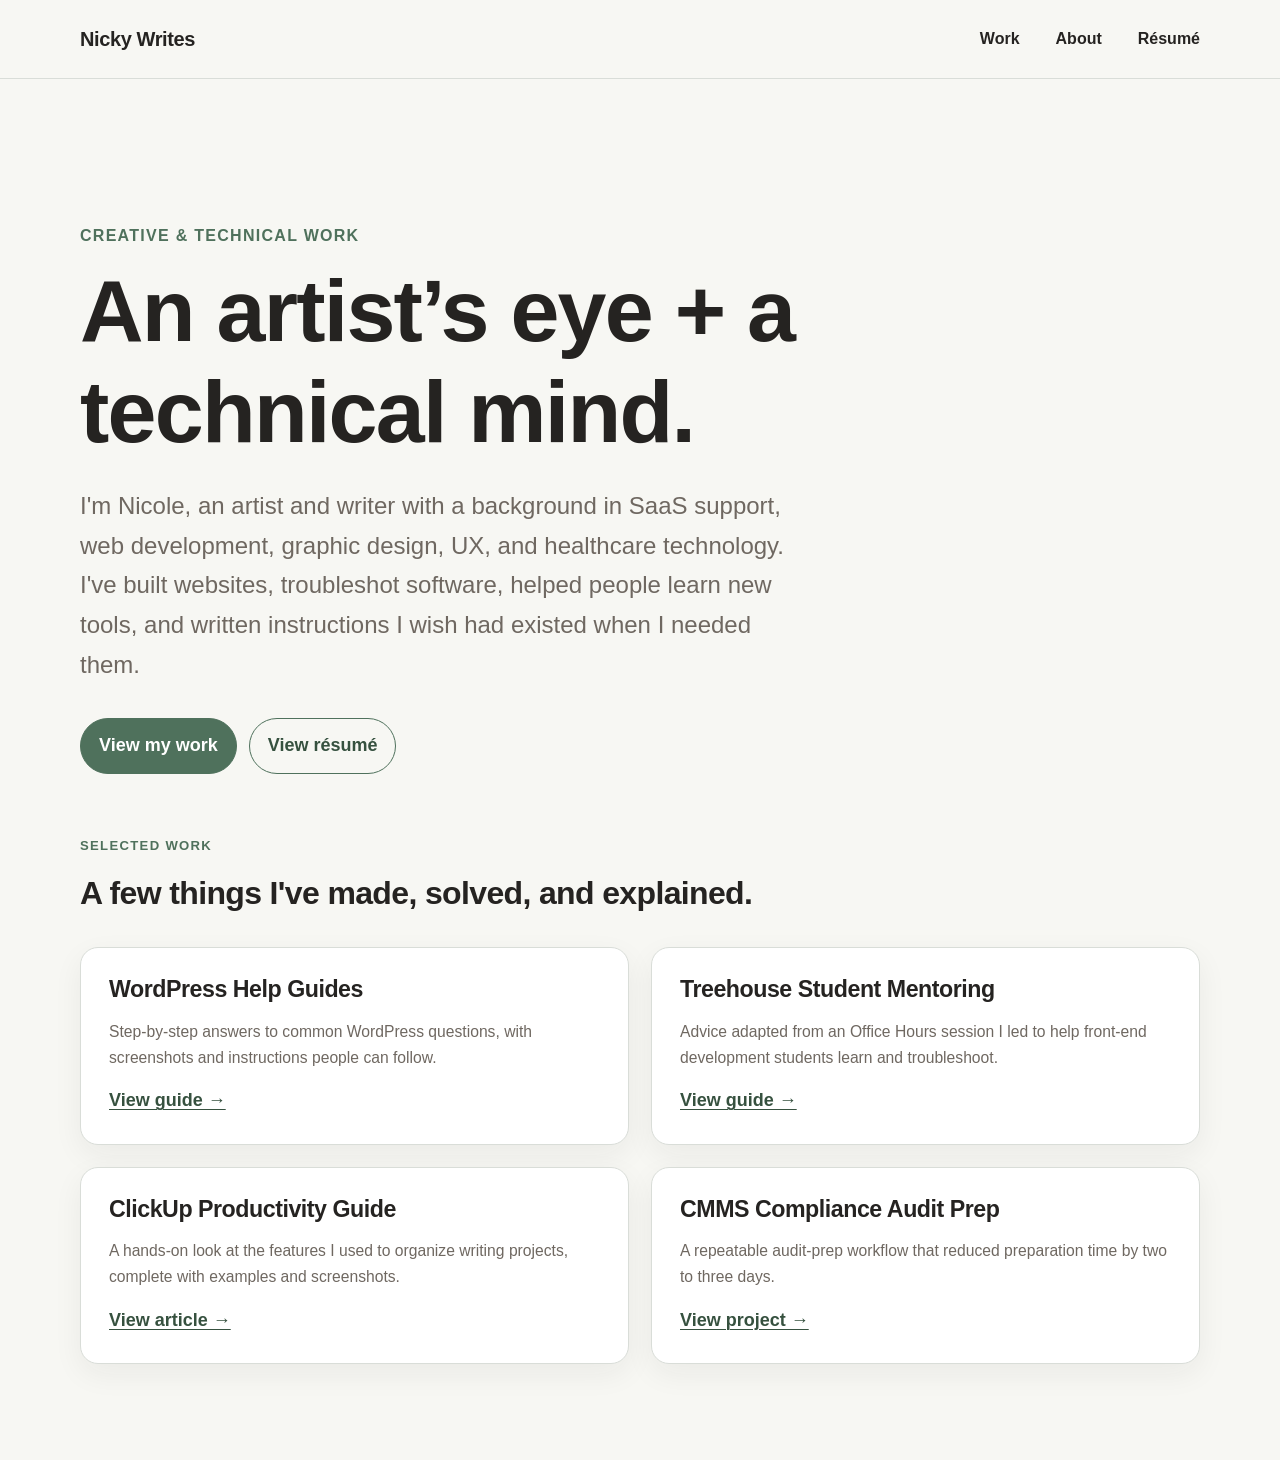
<file: index.html>
<!DOCTYPE html>
<html lang="en">
<head>
  <meta charset="UTF-8">
  <meta name="viewport" content="width=device-width, initial-scale=1.0">
  <title>Nicky Writes | Nicole Peery, Creative & Technical Work</title>
  <link rel="stylesheet" href="assets/css/style.css">
</head>
<body>
  <header class="site-header"><div class="site-header-inner">
    <a class="site-name" href="index.html">Nicky Writes</a>
    <nav class="site-nav" aria-label="Primary navigation">
      <a href="work.html">Work</a><a href="about.html">About</a><a href="resume.html">Résumé</a>
    </nav>
  </div></header>
  <main>
    <section class="hero">
      <p class="hero-role">Creative &amp; Technical Work</p>
      <h1>An artist’s eye + a technical mind.</h1>
      <p class="hero-intro">
        I'm Nicole, an artist and writer with a background in SaaS support, web development,
        graphic design, UX, and healthcare technology. I've built websites, troubleshot
        software, helped people learn new tools, and written instructions I wish had
        existed when I needed them.
      </p>
      <div class="button-group">
        <a class="button button-primary" href="work.html">View my work</a>
        <a class="button" href="resume.html">View résumé</a>
      </div>
    </section>
    <section>
      <div class="section-heading">
        <p class="eyebrow">Selected Work</p>
        <h2>A few things I've made, solved, and explained.</h2>
      </div>
      <div class="project-grid">
      <article class="project-card">
        
        <h2>WordPress Help Guides</h2>
        <p>Step-by-step answers to common WordPress questions, with screenshots and instructions people can follow.</p>
        <a href="projects/wordpress-author.html">View guide →</a>
      </article>
      <article class="project-card">
        
        <h2>Treehouse Student Mentoring</h2>
        <p>Advice adapted from an Office Hours session I led to help front-end development students learn and troubleshoot.</p>
        <a href="projects/treehouse-techdegree.html">View guide →</a>
      </article>
      <article class="project-card">
        
        <h2>ClickUp Productivity Guide</h2>
        <p>A hands-on look at the features I used to organize writing projects, complete with examples and screenshots.</p>
        <a href="projects/clickup-productivity.html">View article →</a>
      </article>
      <article class="project-card">
        
        <h2>CMMS Compliance Audit Prep</h2>
        <p>A repeatable audit-prep workflow that reduced preparation time by two to three days.</p>
        <a href="projects/cmms-audit.html">View project →</a>
      </article>
      </div>
    </section>
  </main>
</body>
</html>
</file>
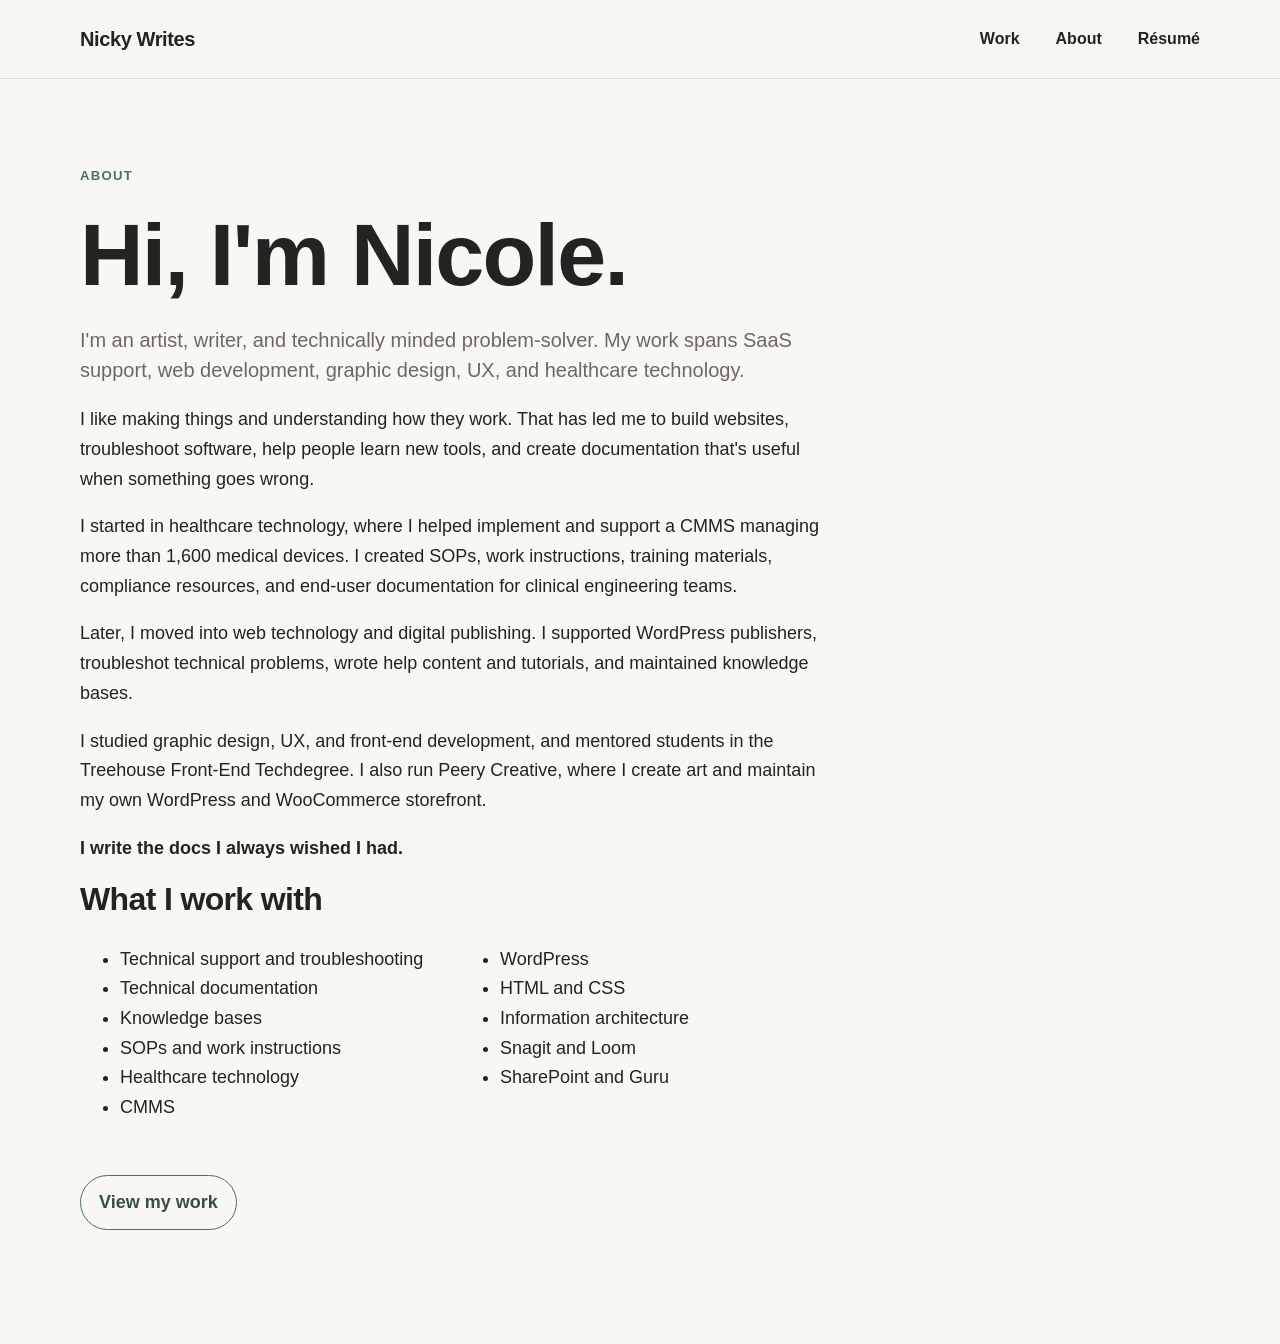
<file: about.html>
<!DOCTYPE html>
<html lang="en">
<head>
  <meta charset="UTF-8">
  <meta name="viewport" content="width=device-width, initial-scale=1.0">
  <title>About Nicole Peery | Nicky Writes</title>
  <link rel="stylesheet" href="assets/css/style.css">
</head>
<body>
  <header class="site-header"><div class="site-header-inner">
    <a class="site-name" href="index.html">Nicky Writes</a>
    <nav class="site-nav" aria-label="Primary navigation">
      <a href="work.html">Work</a><a href="about.html">About</a><a href="resume.html">Résumé</a>
    </nav>
  </div></header>
  <main>
    <div class="about-page">
      <p class="eyebrow">About</p>
      <h1>Hi, I'm Nicole.</h1>
      <p class="about-intro">I'm an artist, writer, and technically minded problem-solver. My work spans SaaS support, web development, graphic design, UX, and healthcare technology.</p>
      <p>I like making things and understanding how they work. That has led me to build websites, troubleshoot software, help people learn new tools, and create documentation that's useful when something goes wrong.</p>
      <p>I started in healthcare technology, where I helped implement and support a CMMS managing more than 1,600 medical devices. I created SOPs, work instructions, training materials, compliance resources, and end-user documentation for clinical engineering teams.</p>
      <p>Later, I moved into web technology and digital publishing. I supported WordPress publishers, troubleshot technical problems, wrote help content and tutorials, and maintained knowledge bases.</p>
      <p>I studied graphic design, UX, and front-end development, and mentored students in the Treehouse Front-End Techdegree. I also run Peery Creative, where I create art and maintain my own WordPress and WooCommerce storefront.</p>
      <p><strong>I write the docs I always wished I had.</strong></p>
      <h2>What I work with</h2>
      <ul class="skill-list">
        <li>Technical support and troubleshooting</li><li>Technical documentation</li><li>Knowledge bases</li>
        <li>SOPs and work instructions</li><li>Healthcare technology</li><li>CMMS</li>
        <li>WordPress</li><li>HTML and CSS</li><li>Information architecture</li>
        <li>Snagit and Loom</li><li>SharePoint and Guru</li>
      </ul>
      <p class="page-cta"><a class="button" href="work.html">View my work</a></p>
    </div>
  </main>
</body>
</html>
</file>
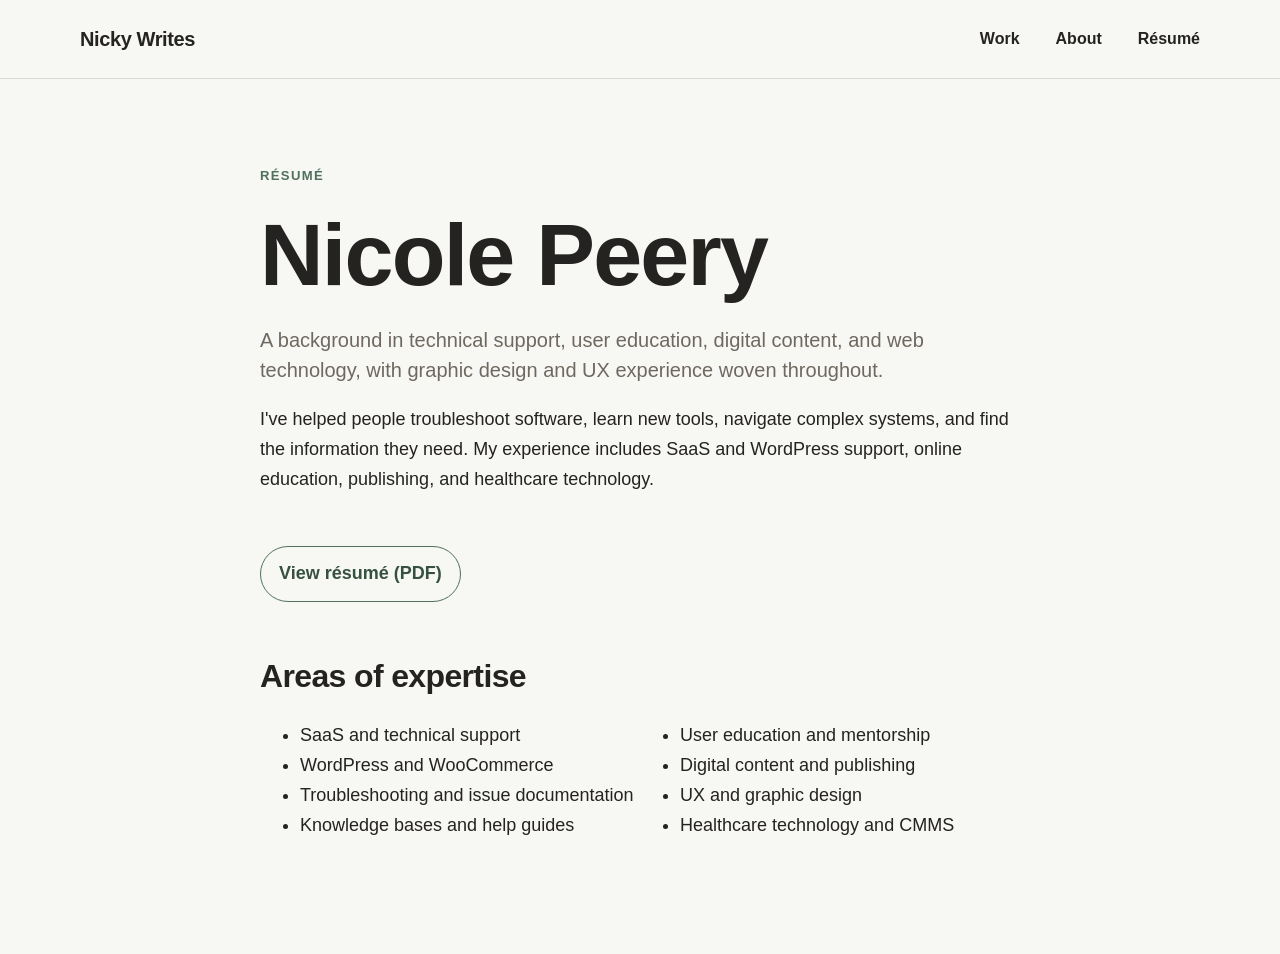
<file: resume.html>
<!DOCTYPE html>
<html lang="en">
<head>
  <meta charset="UTF-8">
  <meta name="viewport" content="width=device-width, initial-scale=1.0">
  <title>Résumé | Nicole Peery</title>
  <link rel="stylesheet" href="assets/css/style.css">
</head>
<body>
  <header class="site-header">
    <div class="site-header-inner">
      <a class="site-name" href="index.html">Nicky Writes</a>
      <nav class="site-nav" aria-label="Primary navigation">
        <a href="work.html">Work</a>
        <a href="about.html">About</a>
        <a href="resume.html">Résumé</a>
      </nav>
    </div>
  </header>
  <main class="resume-page">
    <p class="eyebrow">Résumé</p>
    <h1>Nicole Peery</h1>
    <p class="resume-intro">A background in technical support, user education, digital content, and web technology, with graphic design and UX experience woven throughout.</p>
    <p>I've helped people troubleshoot software, learn new tools, navigate complex systems, and find the information they need. My experience includes SaaS and WordPress support, online education, publishing, and healthcare technology.</p>
    <p class="page-cta"><a class="button" href="assets/documents/nicole-peery-resume.pdf?v=20261027-onepage" target="_blank">View résumé (PDF)</a></p>
    <section class="resume-highlights">
      <h2>Areas of expertise</h2>
      <ul class="skill-list">
        <li>SaaS and technical support</li>
        <li>WordPress and WooCommerce</li>
        <li>Troubleshooting and issue documentation</li>
        <li>Knowledge bases and help guides</li>
        <li>User education and mentorship</li>
        <li>Digital content and publishing</li>
        <li>UX and graphic design</li>
        <li>Healthcare technology and CMMS</li>
      </ul>
    </section>
  </main>
</body>
</html>
</file>
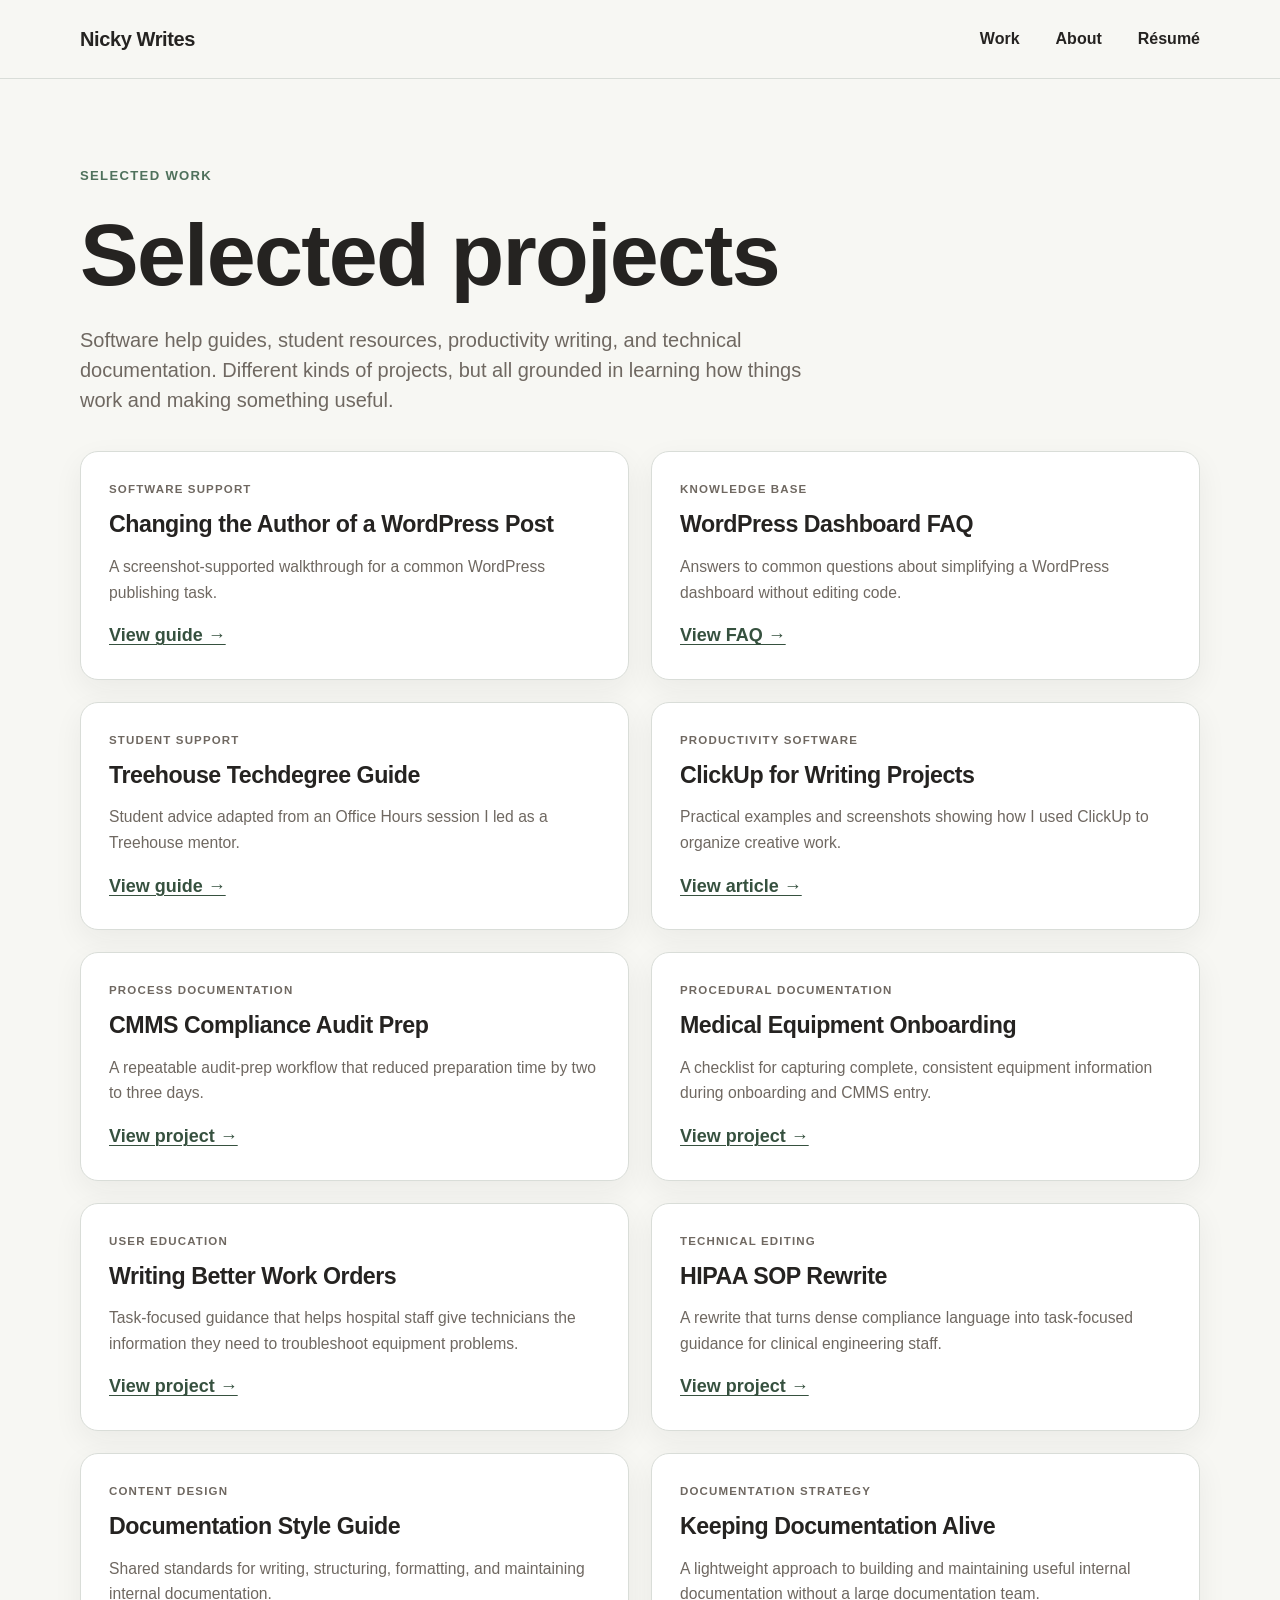
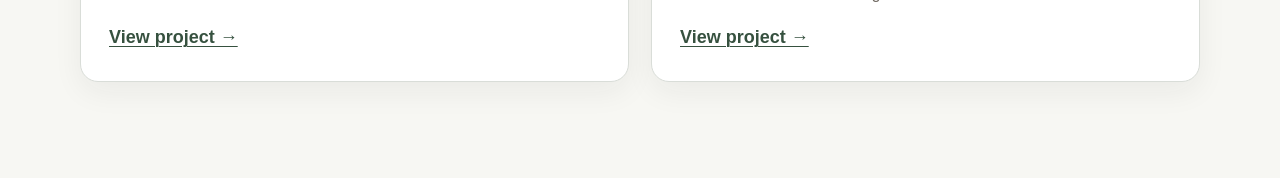
<file: work.html>
<!DOCTYPE html>
<html lang="en">
<head>
  <meta charset="UTF-8">
  <meta name="viewport" content="width=device-width, initial-scale=1.0">
  <title>Work | Nicky Writes</title>
  <link rel="stylesheet" href="assets/css/style.css">
</head>
<body>
  <header class="site-header"><div class="site-header-inner">
    <a class="site-name" href="index.html">Nicky Writes</a>
    <nav class="site-nav" aria-label="Primary navigation">
      <a href="work.html">Work</a><a href="about.html">About</a><a href="resume.html">Résumé</a>
    </nav>
  </div></header>
  <main>
    <section class="section-heading">
      <p class="eyebrow">Selected Work</p>
      <h1>Selected projects</h1>
      <p class="section-intro">Software help guides, student resources, productivity writing, and technical documentation. Different kinds of projects, but all grounded in learning how things work and making something useful.</p>
    </section>
    <section class="project-grid">
      <article class="project-card">
        <p class="eyebrow">Software Support</p>
        <h2>Changing the Author of a WordPress Post</h2>
        <p>A screenshot-supported walkthrough for a common WordPress publishing task.</p>
        <a href="projects/wordpress-author.html">View guide →</a>
      </article>
      <article class="project-card">
        <p class="eyebrow">Knowledge Base</p>
        <h2>WordPress Dashboard FAQ</h2>
        <p>Answers to common questions about simplifying a WordPress dashboard without editing code.</p>
        <a href="projects/wordpress-dashboard-faq.html">View FAQ →</a>
      </article>
      <article class="project-card">
        <p class="eyebrow">Student Support</p>
        <h2>Treehouse Techdegree Guide</h2>
        <p>Student advice adapted from an Office Hours session I led as a Treehouse mentor.</p>
        <a href="projects/treehouse-techdegree.html">View guide →</a>
      </article>
      <article class="project-card">
        <p class="eyebrow">Productivity Software</p>
        <h2>ClickUp for Writing Projects</h2>
        <p>Practical examples and screenshots showing how I used ClickUp to organize creative work.</p>
        <a href="projects/clickup-productivity.html">View article →</a>
      </article>
      <article class="project-card">
        <p class="eyebrow">Process Documentation</p>
        <h2>CMMS Compliance Audit Prep</h2>
        <p>A repeatable audit-prep workflow that reduced preparation time by two to three days.</p>
        <a href="projects/cmms-audit.html">View project →</a>
      </article>
      <article class="project-card">
        <p class="eyebrow">Procedural Documentation</p>
        <h2>Medical Equipment Onboarding</h2>
        <p>A checklist for capturing complete, consistent equipment information during onboarding and CMMS entry.</p>
        <a href="projects/equipment-onboarding.html">View project →</a>
      </article>
      <article class="project-card">
        <p class="eyebrow">User Education</p>
        <h2>Writing Better Work Orders</h2>
        <p>Task-focused guidance that helps hospital staff give technicians the information they need to troubleshoot equipment problems.</p>
        <a href="projects/work-orders.html">View project →</a>
      </article>
      <article class="project-card">
        <p class="eyebrow">Technical Editing</p>
        <h2>HIPAA SOP Rewrite</h2>
        <p>A rewrite that turns dense compliance language into task-focused guidance for clinical engineering staff.</p>
        <a href="projects/hipaa-sop.html">View project →</a>
      </article>
      <article class="project-card">
        <p class="eyebrow">Content Design</p>
        <h2>Documentation Style Guide</h2>
        <p>Shared standards for writing, structuring, formatting, and maintaining internal documentation.</p>
        <a href="projects/documentation-style-guide.html">View project →</a>
      </article>
      <article class="project-card">
        <p class="eyebrow">Documentation Strategy</p>
        <h2>Keeping Documentation Alive</h2>
        <p>A lightweight approach to building and maintaining useful internal documentation without a large documentation team.</p>
        <a href="projects/docs-alive.html">View project →</a>
      </article>
    </section>
  </main>
</body>
</html>
</file>
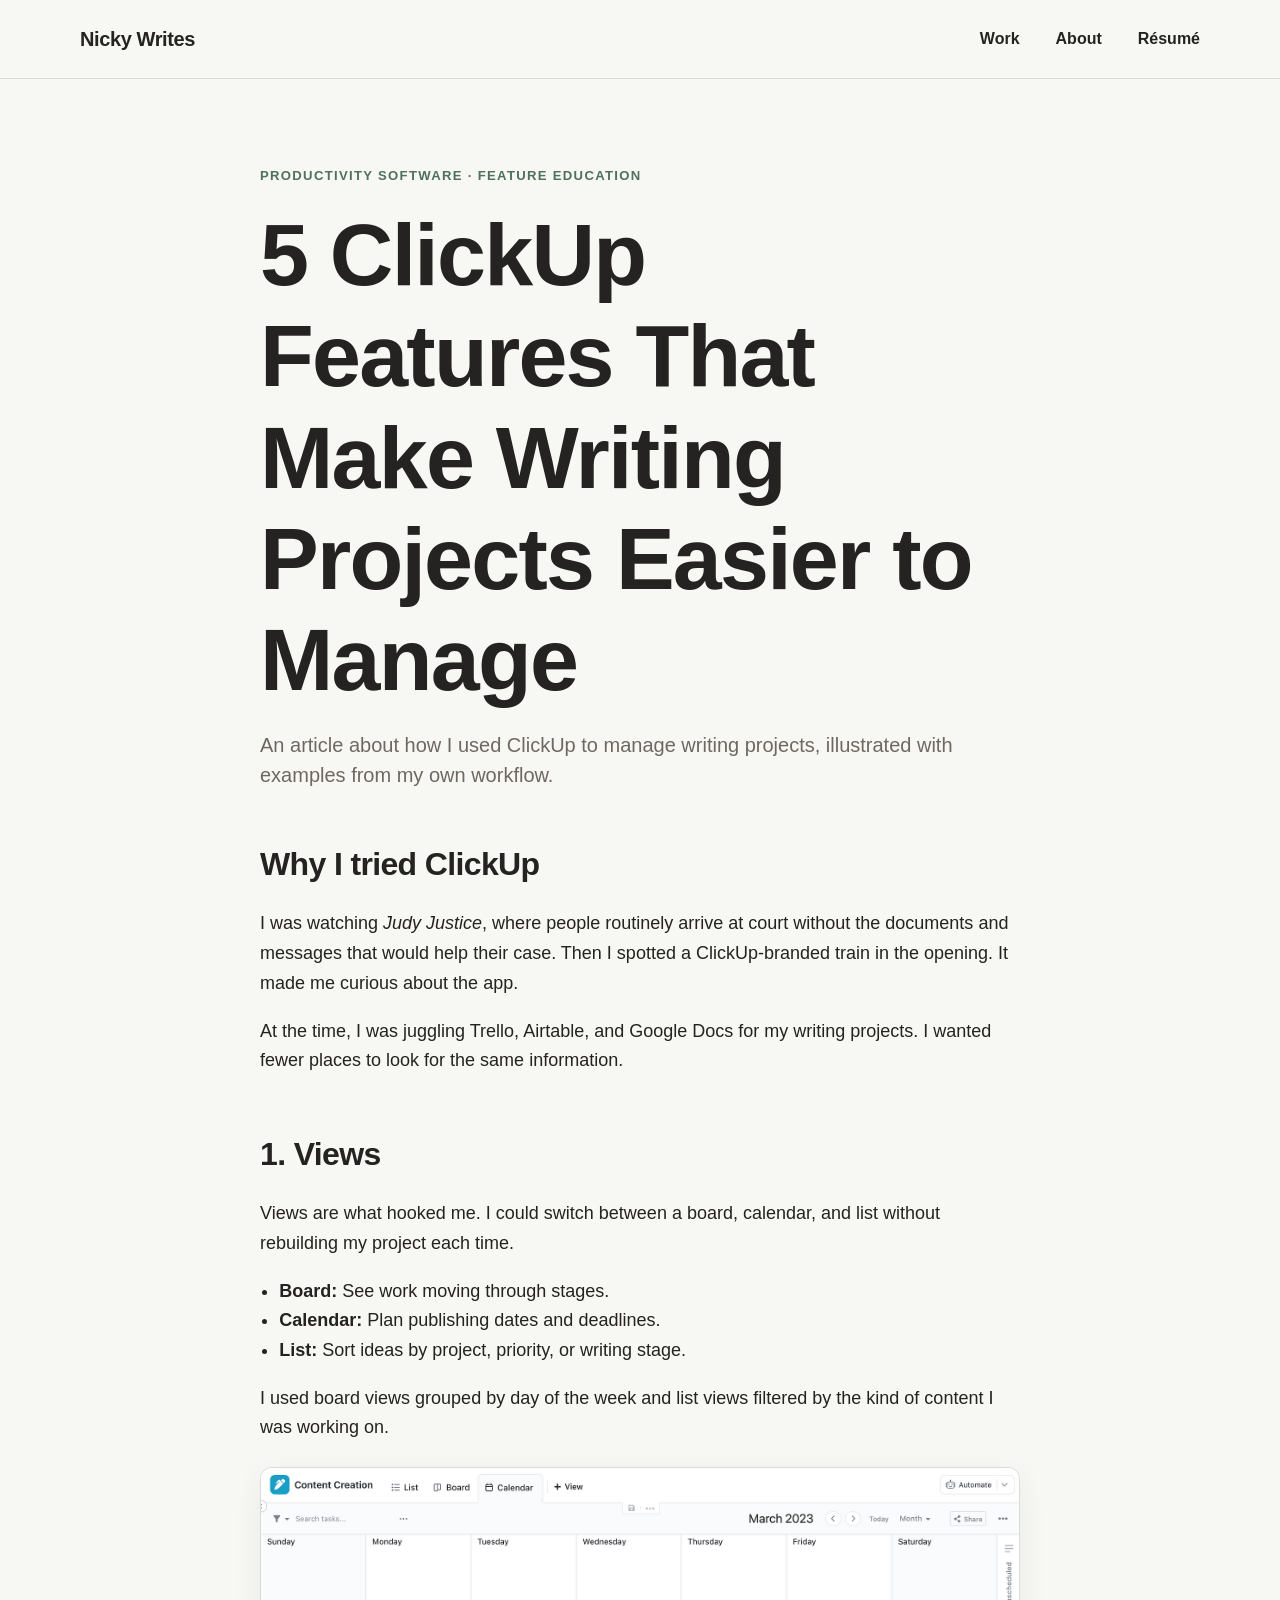
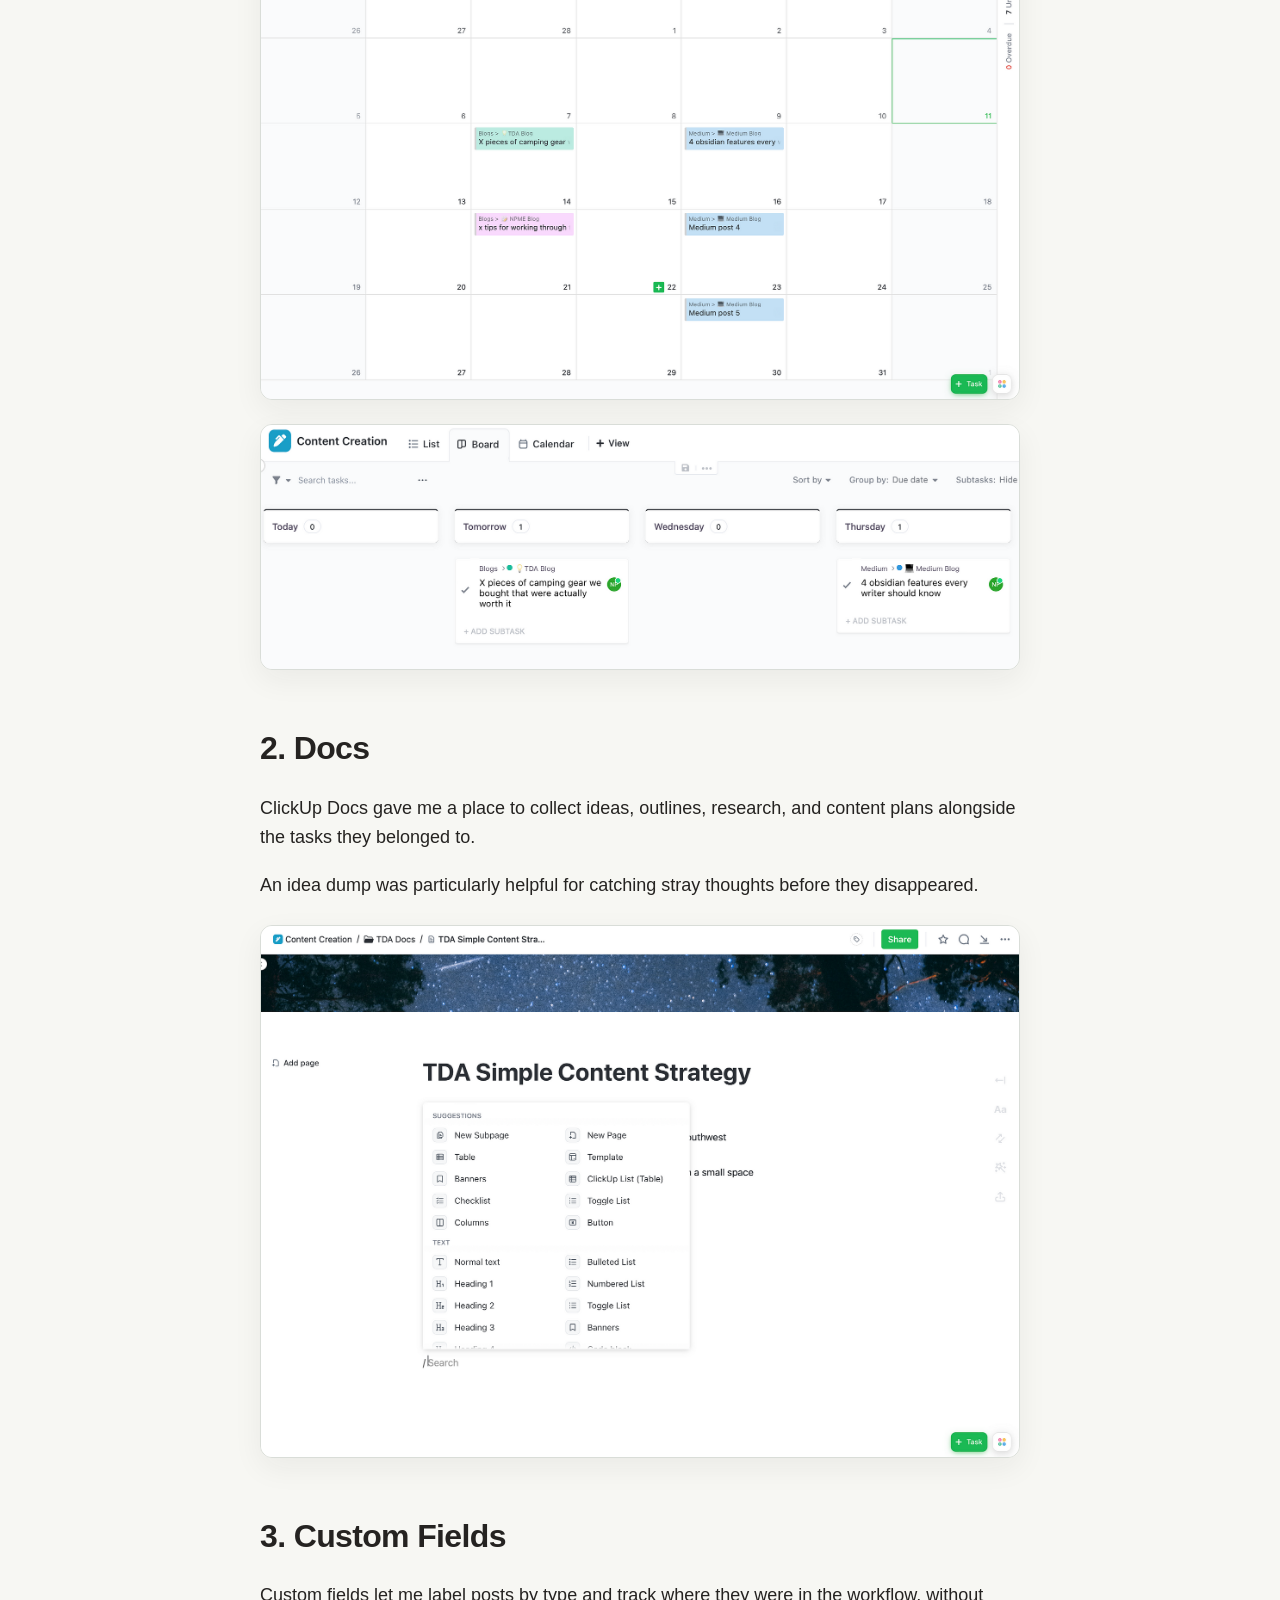
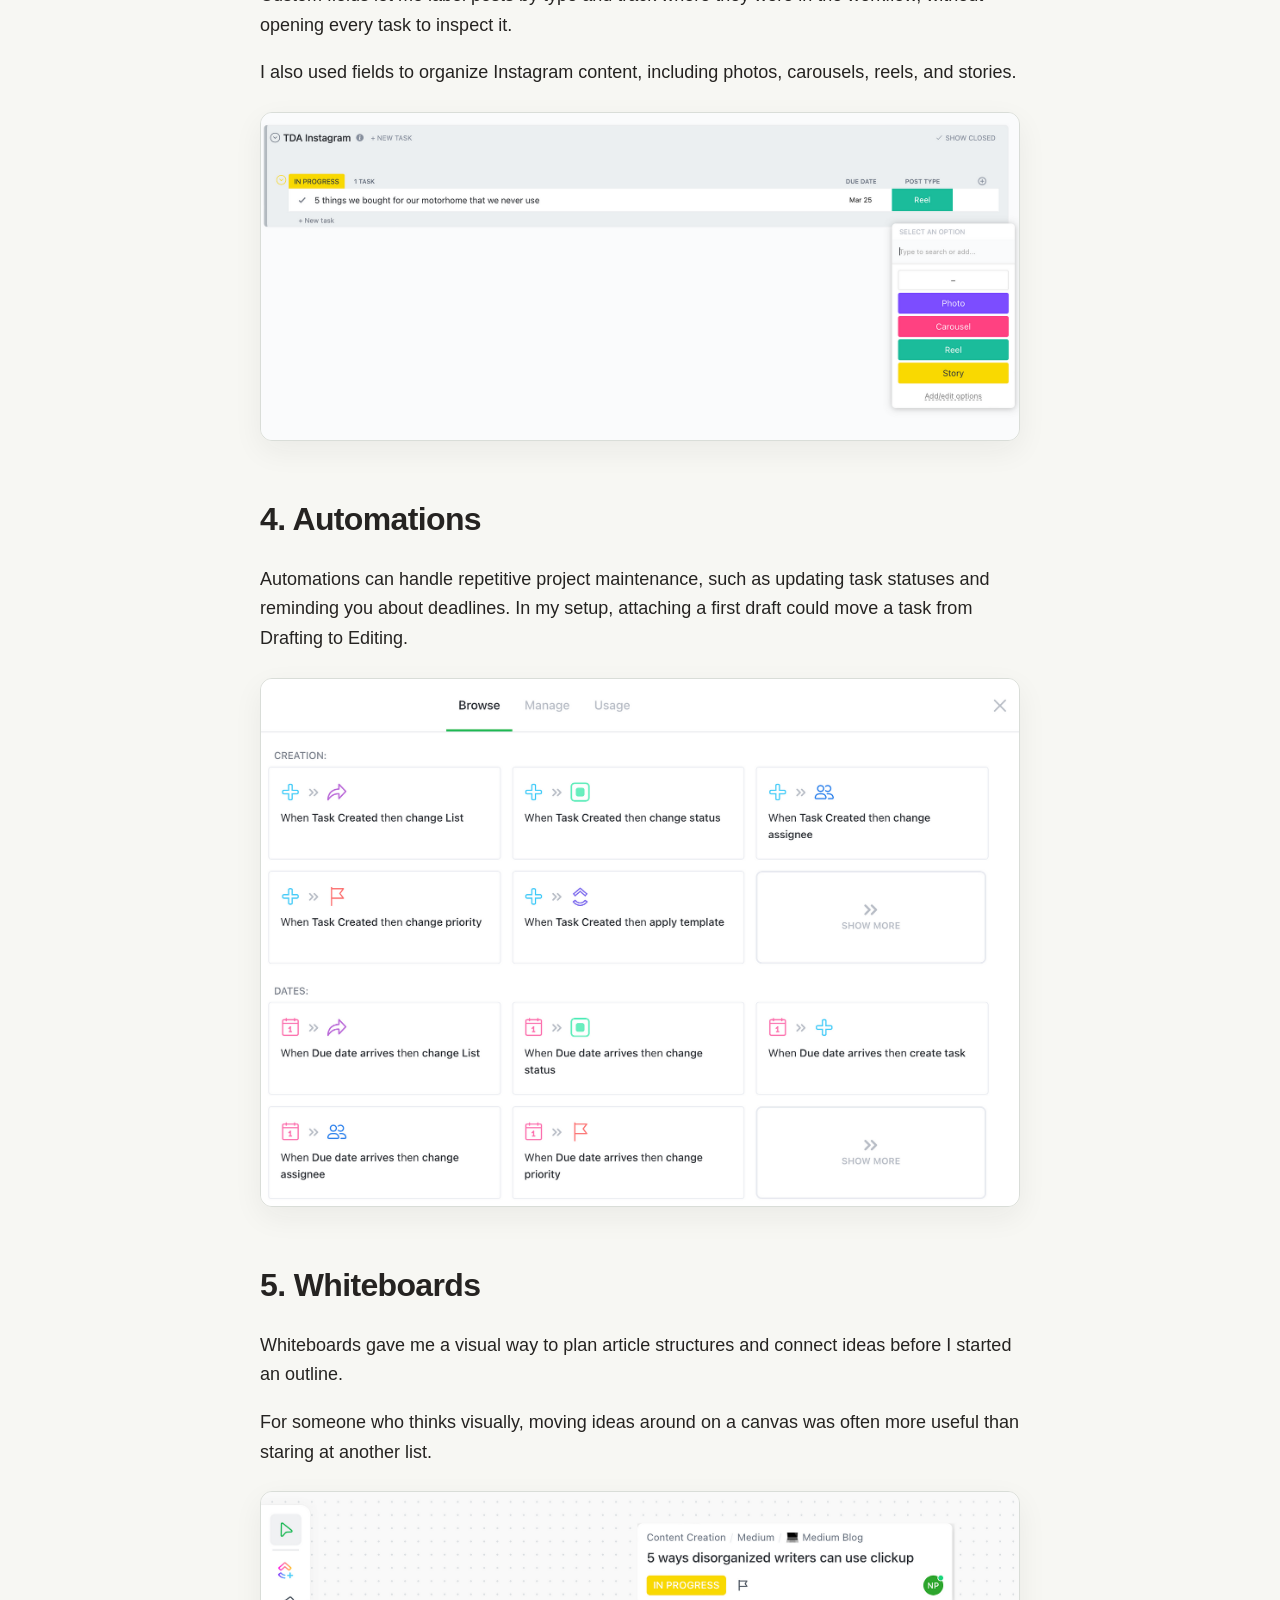
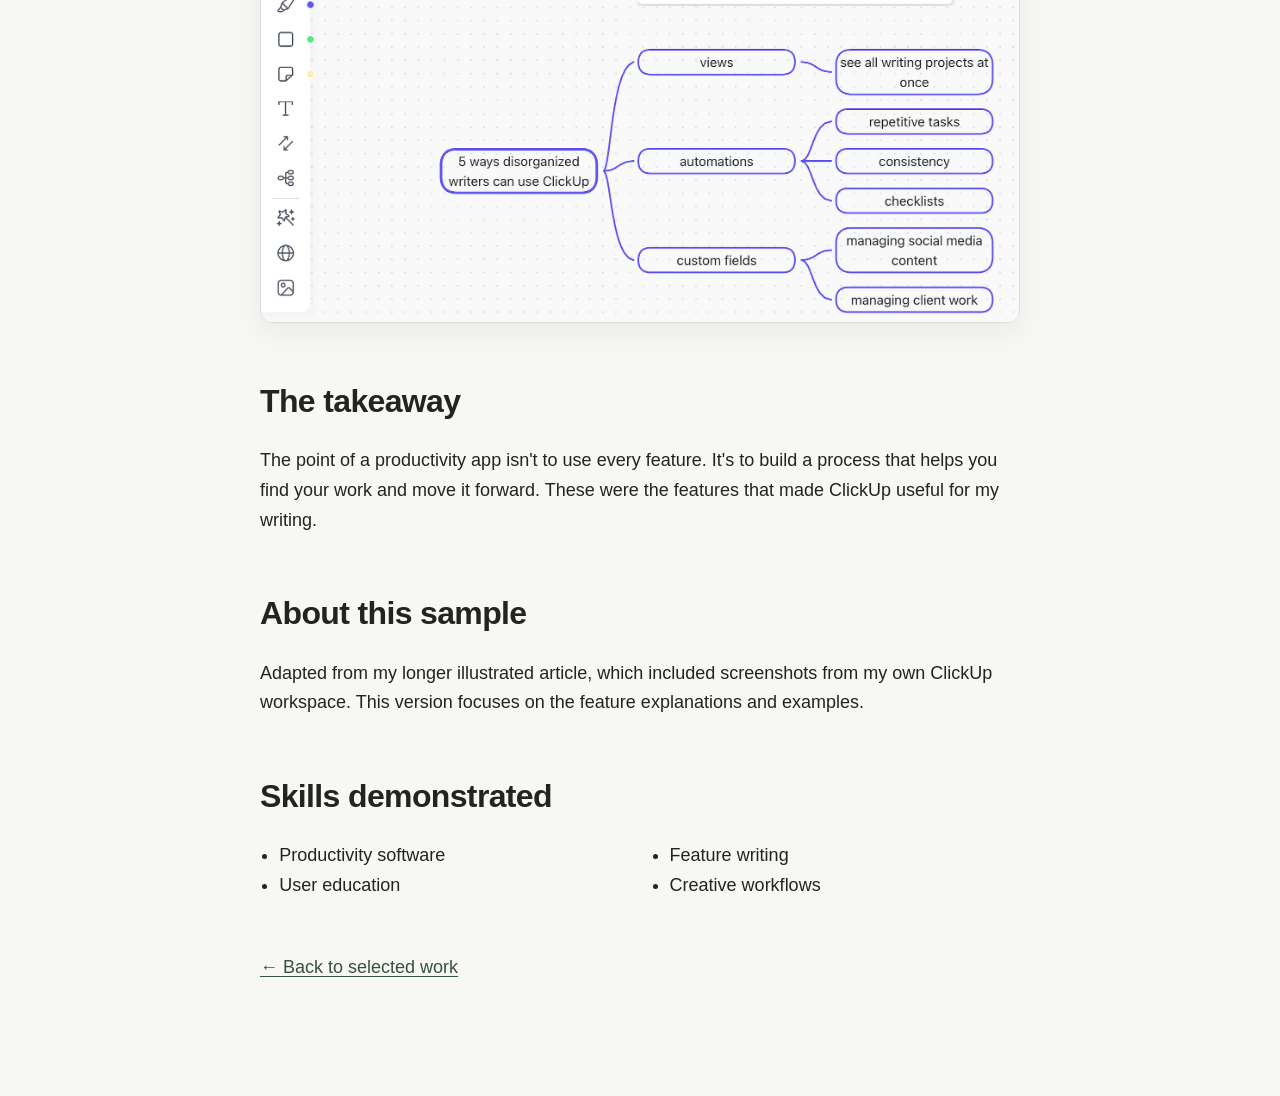
<file: projects/clickup-productivity.html>
<!DOCTYPE html>

<html lang="en">
<head>
<meta charset="utf-8"/>
<meta content="width=device-width, initial-scale=1.0" name="viewport"/>
<title>5 ClickUp Features That Make Writing Projects Easier to Manage | Nicky Writes</title>
<link href="../assets/css/style.css" rel="stylesheet"/>
</head>
<body>
<header class="site-header"><div class="site-header-inner">
<a class="site-name" href="../index.html">Nicky Writes</a>
<nav aria-label="Primary navigation" class="site-nav">
<a href="../work.html">Work</a><a href="../about.html">About</a><a href="../resume.html">Résumé</a>
</nav>
</div></header>
<main class="project-page">
<p class="eyebrow">Productivity Software · Feature Education</p>
<h1>5 ClickUp Features That Make Writing Projects Easier to Manage</h1>
<p class="project-intro">An article about how I used ClickUp to manage writing projects, illustrated with examples from my own workflow.</p>
<section><h2>Why I tried ClickUp</h2><p>I was watching <em>Judy Justice</em>, where people routinely arrive at court without the documents and messages that would help their case. Then I spotted a ClickUp-branded train in the opening. It made me curious about the app.</p><p>At the time, I was juggling Trello, Airtable, and Google Docs for my writing projects. I wanted fewer places to look for the same information.</p></section>
<section><h2>1. Views</h2><p>Views are what hooked me. I could switch between a board, calendar, and list without rebuilding my project each time.</p><ul><li><strong>Board:</strong> See work moving through stages.</li><li><strong>Calendar:</strong> Plan publishing dates and deadlines.</li><li><strong>List:</strong> Sort ideas by project, priority, or writing stage.</li></ul><p>I used board views grouped by day of the week and list views filtered by the kind of content I was working on.</p><figure class="artifact-preview"><img alt="ClickUp calendar view" loading="lazy" src="../assets/images/portfolio/clickup-1.png" style="max-width:100%;height:auto"/></figure><figure class="artifact-preview"><img alt="ClickUp board view" loading="lazy" src="../assets/images/portfolio/clickup-2.png" style="max-width:100%;height:auto"/></figure></section>
<section><h2>2. Docs</h2><p>ClickUp Docs gave me a place to collect ideas, outlines, research, and content plans alongside the tasks they belonged to.</p><p>An idea dump was particularly helpful for catching stray thoughts before they disappeared.</p><figure class="artifact-preview"><img alt="ClickUp Docs example" loading="lazy" src="../assets/images/portfolio/clickup-3.png" style="max-width:100%;height:auto"/></figure></section>
<section><h2>3. Custom Fields</h2><p>Custom fields let me label posts by type and track where they were in the workflow, without opening every task to inspect it.</p><p>I also used fields to organize Instagram content, including photos, carousels, reels, and stories.</p><figure class="artifact-preview"><img alt="ClickUp custom fields example" loading="lazy" src="../assets/images/portfolio/clickup-4.png" style="max-width:100%;height:auto"/></figure></section>
<section><h2>4. Automations</h2><p>Automations can handle repetitive project maintenance, such as updating task statuses and reminding you about deadlines. In my setup, attaching a first draft could move a task from Drafting to Editing.</p><figure class="artifact-preview"><img alt="ClickUp automation example" loading="lazy" src="../assets/images/portfolio/clickup-5.png" style="max-width:100%;height:auto"/></figure></section>
<section><h2>5. Whiteboards</h2><p>Whiteboards gave me a visual way to plan article structures and connect ideas before I started an outline.</p><p>For someone who thinks visually, moving ideas around on a canvas was often more useful than staring at another list.</p><figure class="artifact-preview"><img alt="ClickUp whiteboard example" loading="lazy" src="../assets/images/portfolio/clickup-6.png" style="max-width:100%;height:auto"/></figure></section>
<section><h2>The takeaway</h2><p>The point of a productivity app isn't to use every feature. It's to build a process that helps you find your work and move it forward. These were the features that made ClickUp useful for my writing.</p></section>
<section><h2>About this sample</h2><p>Adapted from my longer illustrated article, which included screenshots from my own ClickUp workspace. This version focuses on the feature explanations and examples.</p></section>
<section><h2>Skills demonstrated</h2><ul class="skill-list"><li>Productivity software</li><li>User education</li><li>Feature writing</li><li>Creative workflows</li></ul></section>
<p class="back-link"><a href="../work.html">← Back to selected work</a></p>
</main>
</body>
</html>
</file>
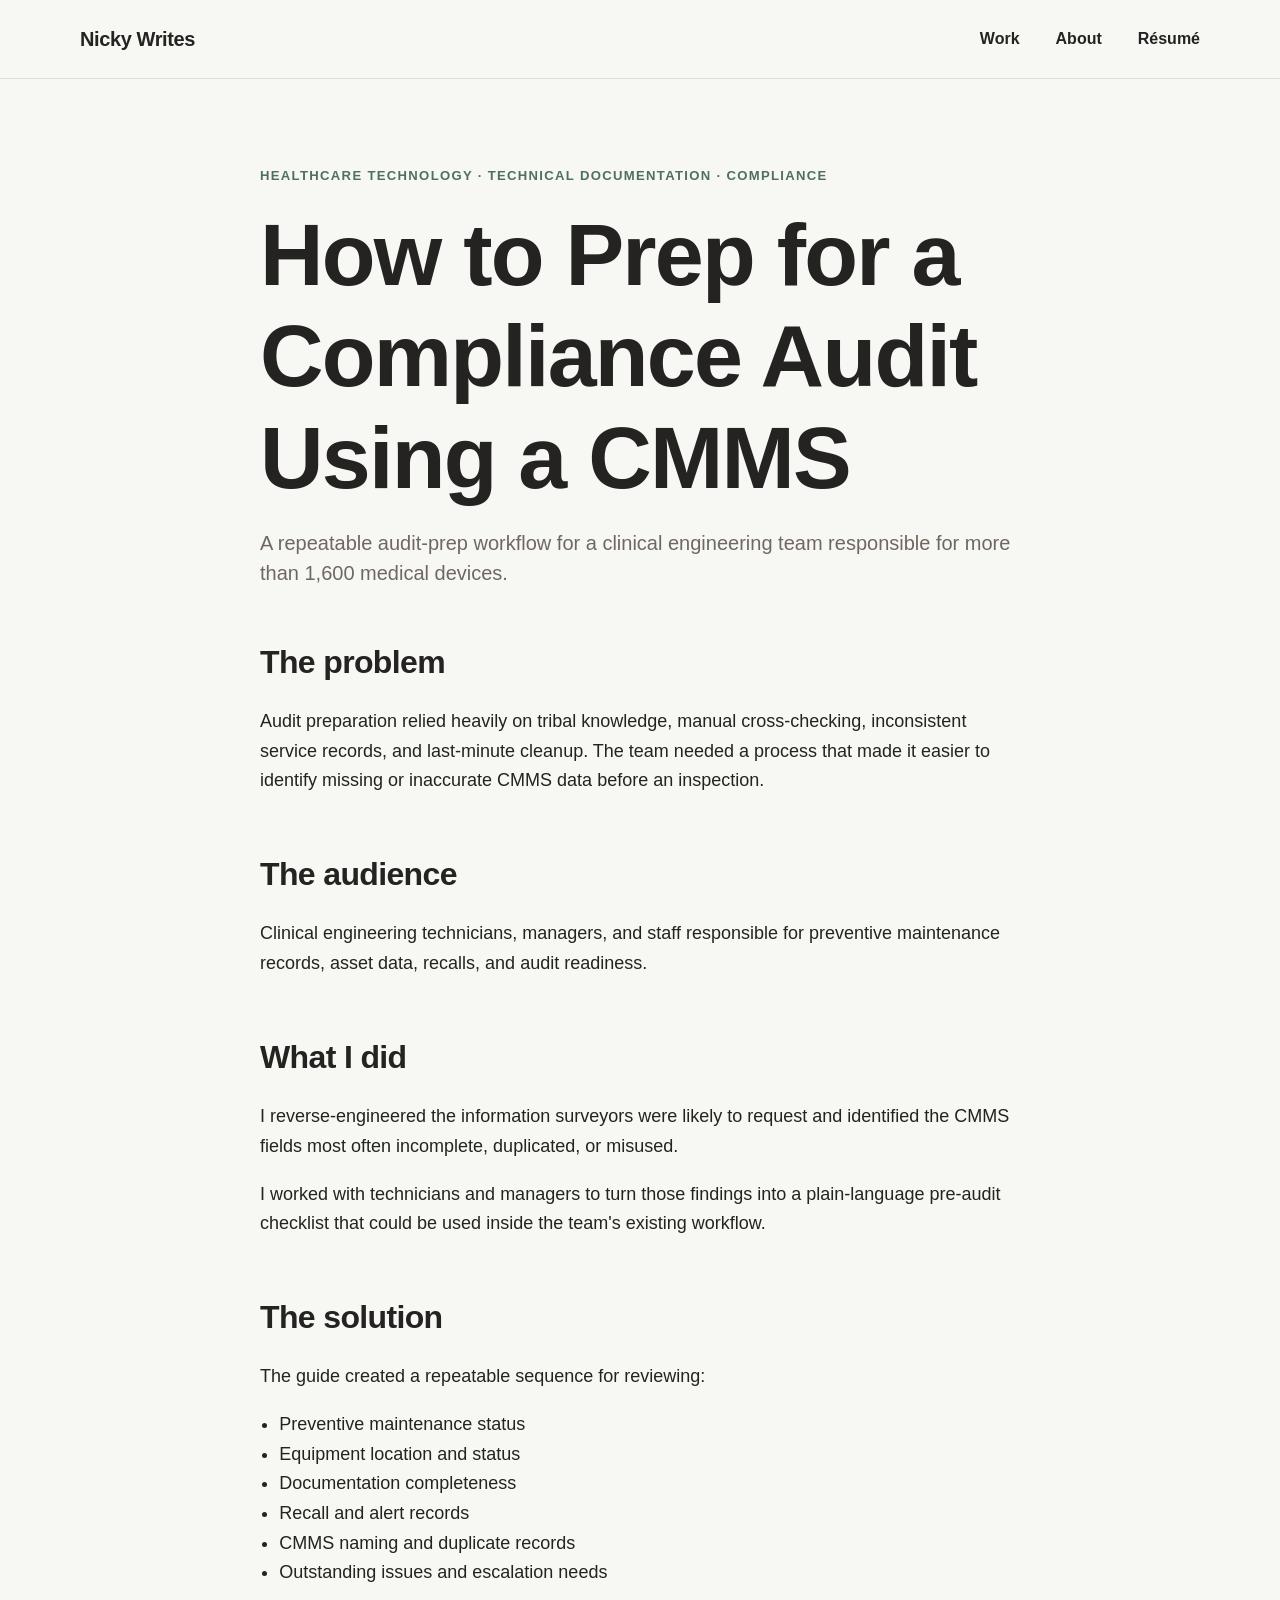
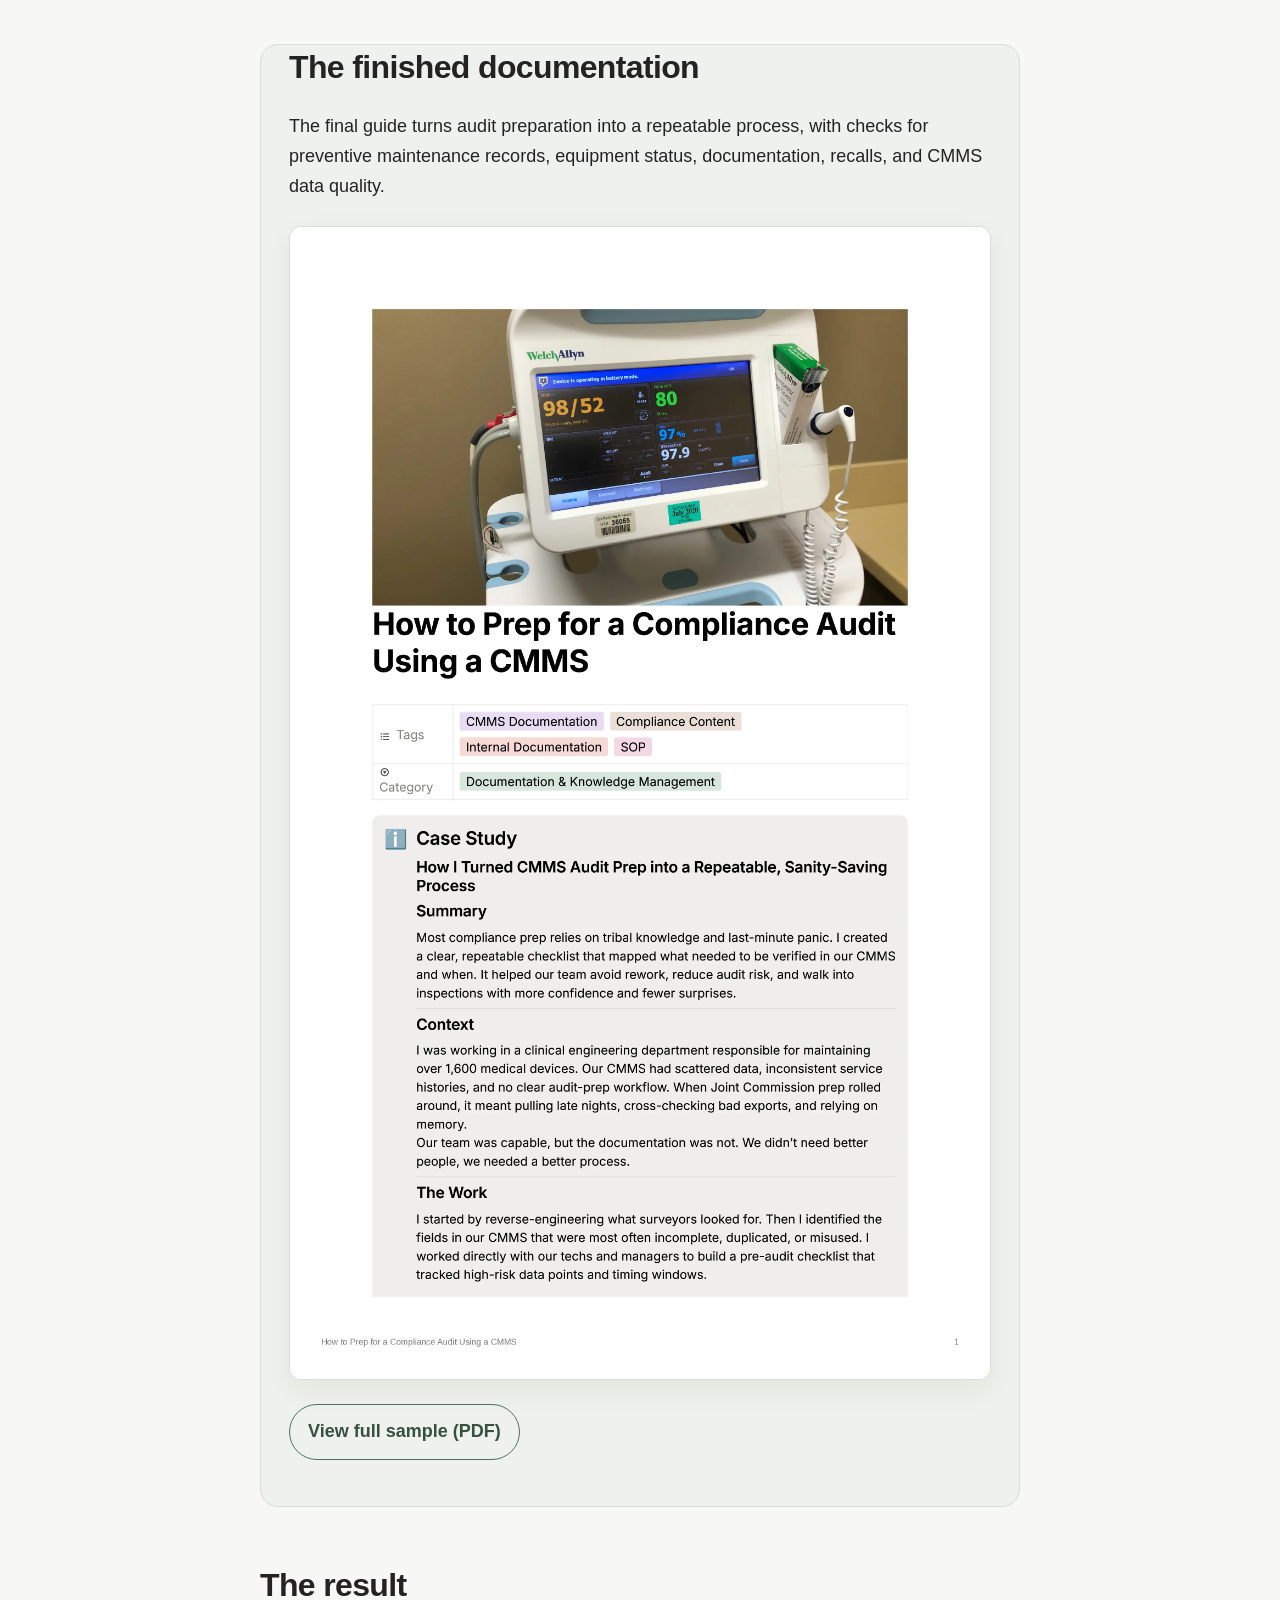
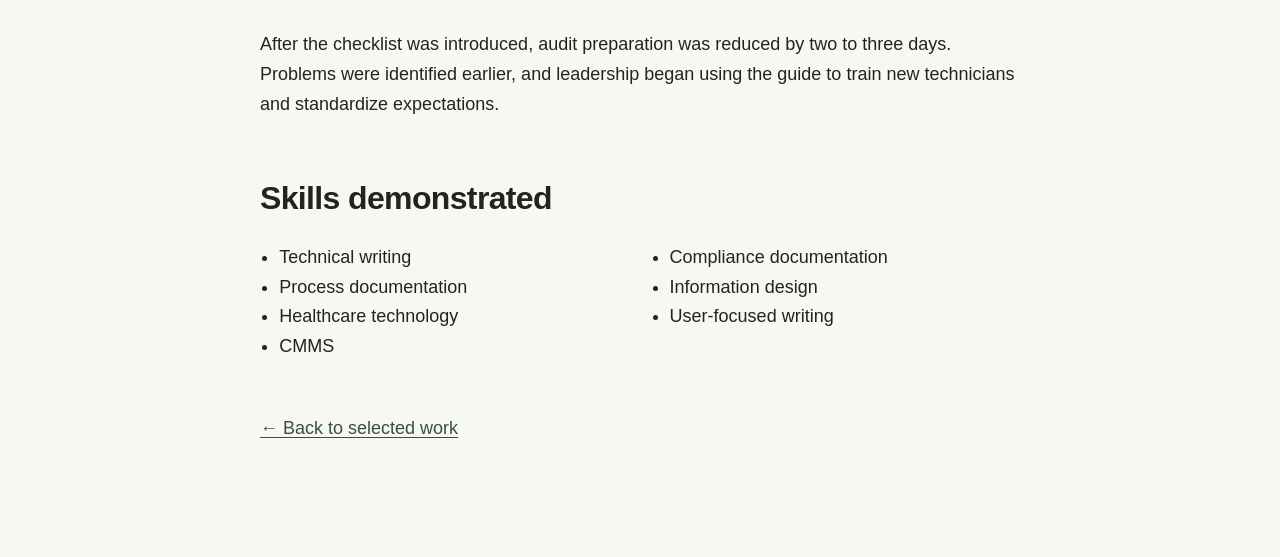
<file: projects/cmms-audit.html>
<!DOCTYPE html>
<html lang="en">

<head>
  <meta charset="UTF-8">
  <meta name="viewport" content="width=device-width, initial-scale=1.0">
  <title>CMMS Audit Prep | Nicky Writes</title>
  <link rel="stylesheet" href="../assets/css/style.css">
</head>

<body>

  <header class="site-header">
    <div class="site-header-inner">

      <a class="site-name" href="../index.html">
        Nicky Writes
      </a>

      <nav class="site-nav" aria-label="Primary navigation">
        <a href="../work.html">Work</a>
        <a href="../about.html">About</a>
        <a href="../resume.html">Résumé</a>
      </nav>

    </div>
  </header>

  <main class="project-page">

    <p class="eyebrow">Healthcare Technology · Technical Documentation · Compliance</p>

    <h1>How to Prep for a Compliance Audit Using a CMMS</h1>

    <p class="project-intro">
      A repeatable audit-prep workflow for a clinical engineering team responsible
      for more than 1,600 medical devices.
    </p>

    <section>
      <h2>The problem</h2>

      <p>
        Audit preparation relied heavily on tribal knowledge, manual cross-checking,
        inconsistent service records, and last-minute cleanup. The team needed a
        process that made it easier to identify missing or inaccurate CMMS data
        before an inspection.
      </p>
    </section>

    <section>
      <h2>The audience</h2>

      <p>
        Clinical engineering technicians, managers, and staff responsible for
        preventive maintenance records, asset data, recalls, and audit readiness.
      </p>
    </section>

    <section>
      <h2>What I did</h2>

      <p>
        I reverse-engineered the information surveyors were likely to request and
        identified the CMMS fields most often incomplete, duplicated, or misused.
      </p>

      <p>
        I worked with technicians and managers to turn those findings into a
        plain-language pre-audit checklist that could be used inside the team's
        existing workflow.
      </p>
    </section>

    <section>
      <h2>The solution</h2>

      <p>
        The guide created a repeatable sequence for reviewing:
      </p>

      <ul>
        <li>Preventive maintenance status</li>
        <li>Equipment location and status</li>
        <li>Documentation completeness</li>
        <li>Recall and alert records</li>
        <li>CMMS naming and duplicate records</li>
        <li>Outstanding issues and escalation needs</li>
      </ul>
    </section>
    <section class="artifact">
      <h2>The finished documentation</h2>

      <p>
        The final guide turns audit preparation into a repeatable process,
        with checks for preventive maintenance records, equipment status,
        documentation, recalls, and CMMS data quality.
      </p>

      <a class="artifact-preview" href="../assets/documents/cmms-audit-prep.pdf" target="_blank">
        <img src="../assets/images/cmms-audit-preview.webp"
          alt="Preview of the CMMS compliance audit preparation guide">
      </a>

      <p>
        <a class="button" href="../assets/documents/cmms-audit-prep.pdf" target="_blank">
          View full sample (PDF)
        </a>
      </p>
    </section>
    <section>
      <h2>The result</h2>

      <p>
        After the checklist was introduced, audit preparation was reduced by two
        to three days. Problems were identified earlier, and leadership began using
        the guide to train new technicians and standardize expectations.
      </p>
    </section>

    <section>
      <h2>Skills demonstrated</h2>

      <ul class="skill-list">
        <li>Technical writing</li>
        <li>Process documentation</li>
        <li>Healthcare technology</li>
        <li>CMMS</li>
        <li>Compliance documentation</li>
        <li>Information design</li>
        <li>User-focused writing</li>
      </ul>
    </section>

    <p class="back-link">
      <a href="../work.html">← Back to selected work</a>
    </p>

  </main>

</body>

</html>
</file>
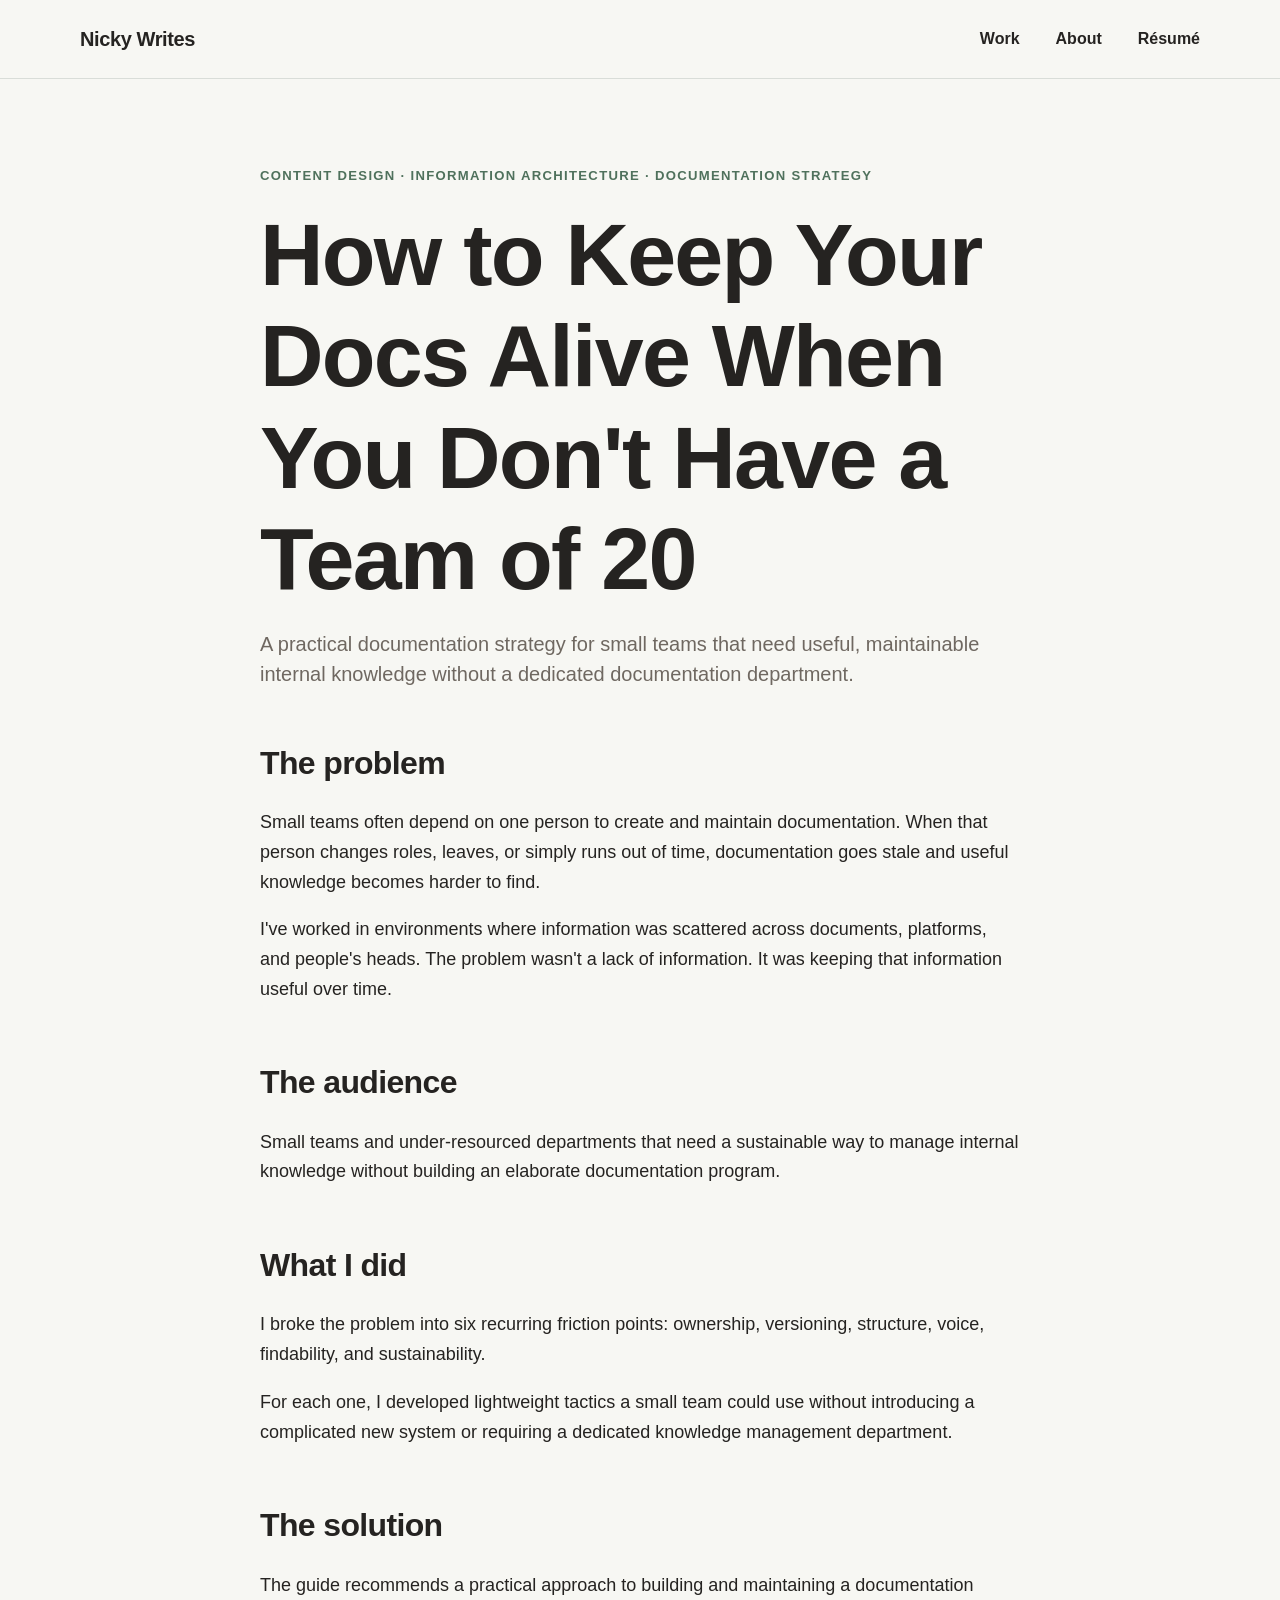
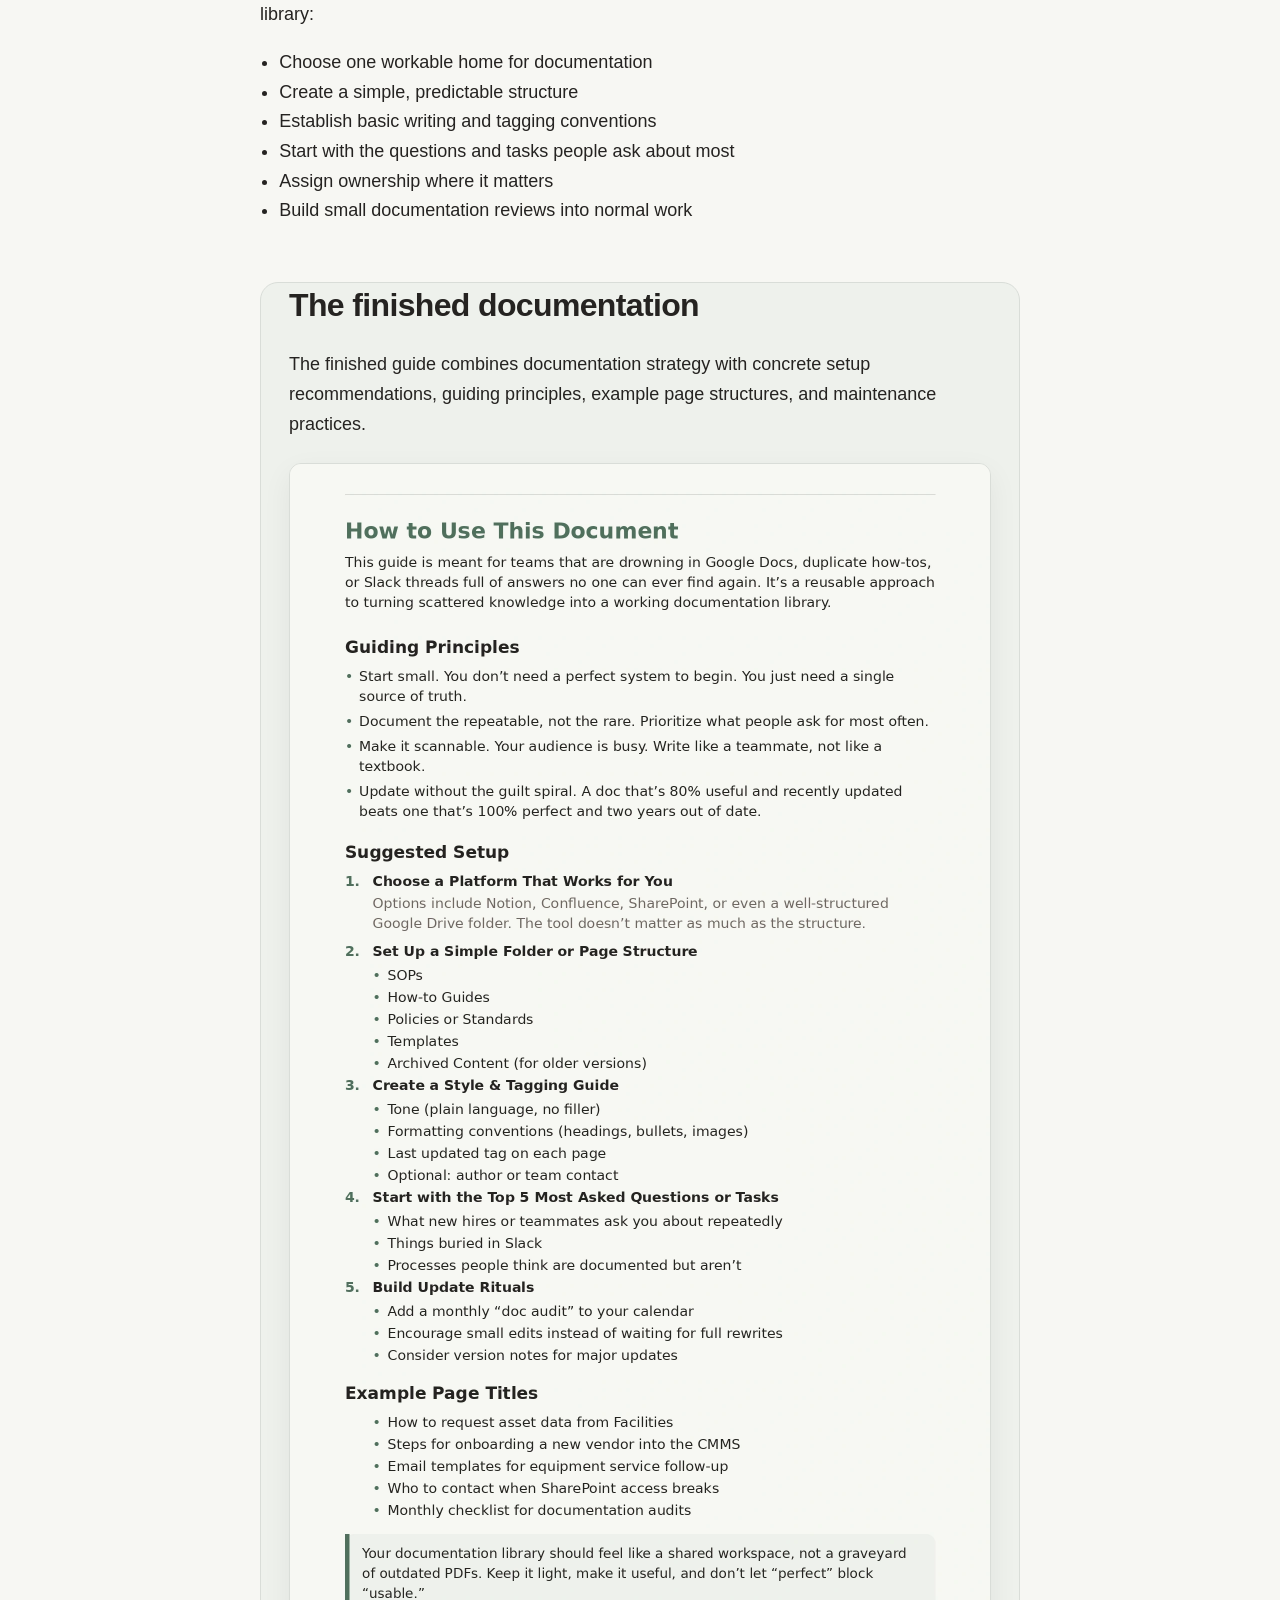
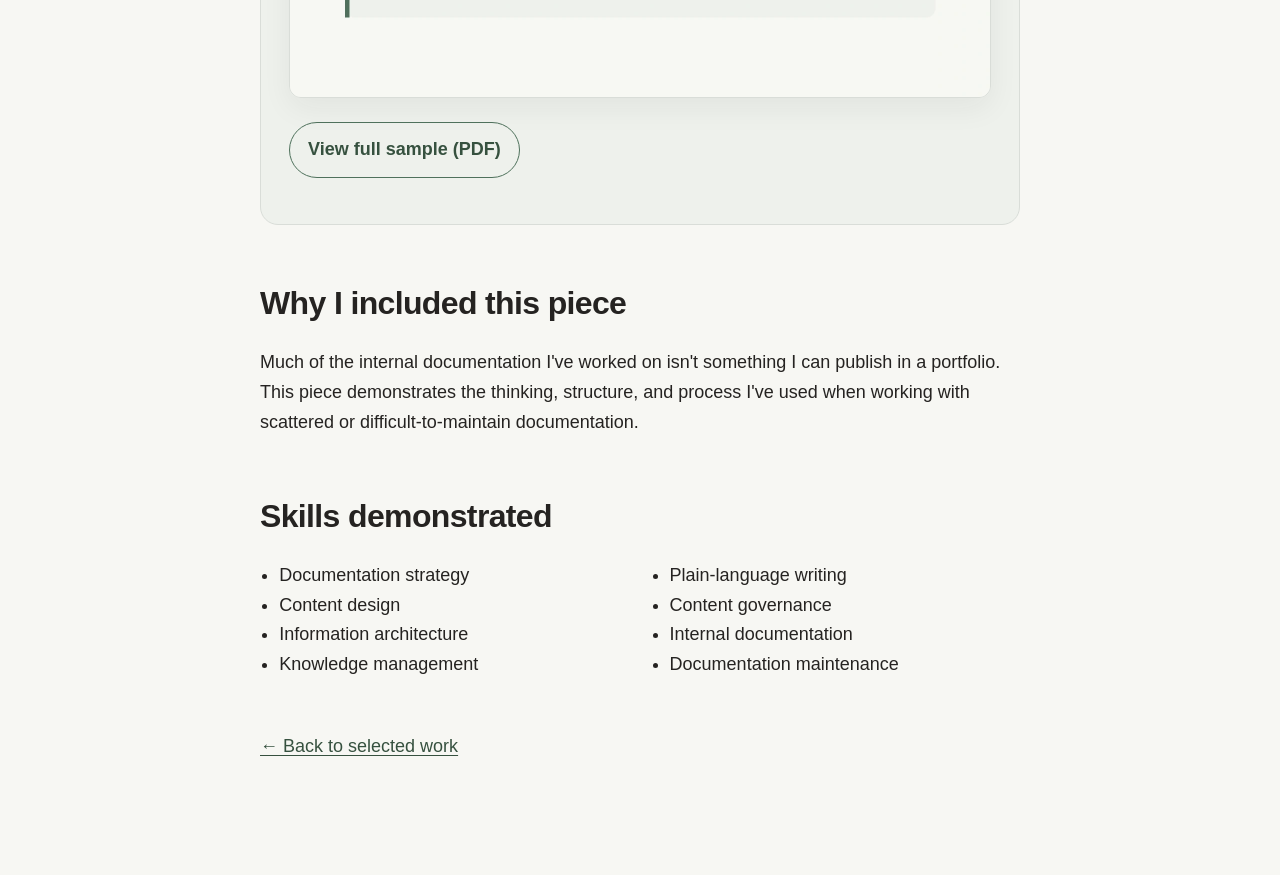
<file: projects/docs-alive.html>
<!DOCTYPE html>
<html lang="en">

<head>
    <meta charset="UTF-8">
    <meta name="viewport" content="width=device-width, initial-scale=1.0">
    <title>Keeping Documentation Alive | Nicky Writes</title>
    <link rel="stylesheet" href="../assets/css/style.css">
</head>

<body>

    <header class="site-header">
        <div class="site-header-inner">

            <a class="site-name" href="../index.html">
                Nicky Writes
            </a>

            <nav class="site-nav" aria-label="Primary navigation">
                <a href="../work.html">Work</a>
                <a href="../about.html">About</a>
                <a href="../resume.html">Résumé</a>
            </nav>

        </div>
    </header>

    <main class="project-page">

        <p class="eyebrow">
            Content Design · Information Architecture · Documentation Strategy
        </p>

        <h1>How to Keep Your Docs Alive When You Don't Have a Team of 20</h1>

        <p class="project-intro">
            A practical documentation strategy for small teams that need
            useful, maintainable internal knowledge without a dedicated
            documentation department.
        </p>

        <section>
            <h2>The problem</h2>

            <p>
                Small teams often depend on one person to create and maintain
                documentation. When that person changes roles, leaves, or simply
                runs out of time, documentation goes stale and useful knowledge
                becomes harder to find.
            </p>

            <p>
                I've worked in environments where information was scattered
                across documents, platforms, and people's heads. The problem
                wasn't a lack of information. It was keeping that information
                useful over time.
            </p>
        </section>

        <section>
            <h2>The audience</h2>

            <p>
                Small teams and under-resourced departments that need a
                sustainable way to manage internal knowledge without building
                an elaborate documentation program.
            </p>
        </section>

        <section>
            <h2>What I did</h2>

            <p>
                I broke the problem into six recurring friction points:
                ownership, versioning, structure, voice, findability, and
                sustainability.
            </p>

            <p>
                For each one, I developed lightweight tactics a small team
                could use without introducing a complicated new system or
                requiring a dedicated knowledge management department.
            </p>
        </section>

        <section>
            <h2>The solution</h2>

            <p>
                The guide recommends a practical approach to building and
                maintaining a documentation library:
            </p>

            <ul>
                <li>Choose one workable home for documentation</li>
                <li>Create a simple, predictable structure</li>
                <li>Establish basic writing and tagging conventions</li>
                <li>Start with the questions and tasks people ask about most</li>
                <li>Assign ownership where it matters</li>
                <li>Build small documentation reviews into normal work</li>
            </ul>
        </section>

        <section class="artifact">
            <h2>The finished documentation</h2>

            <p>
                The finished guide combines documentation strategy with
                concrete setup recommendations, guiding principles, example
                page structures, and maintenance practices.
            </p>

            <a class="artifact-preview" href="../assets/documents/docs-alive.pdf" target="_blank">
                <img src="../assets/images/docs-alive-preview.webp"
                    alt="Preview of the guide to maintaining documentation on a small team">
            </a>

            <p>
                <a class="button" href="../assets/documents/docs-alive.pdf" target="_blank">
                    View full sample (PDF)
                </a>
            </p>
        </section>

        <section>
            <h2>Why I included this piece</h2>

            <p>
                Much of the internal documentation I've worked on isn't
                something I can publish in a portfolio. This piece demonstrates
                the thinking, structure, and process I've used when working
                with scattered or difficult-to-maintain documentation.
            </p>
        </section>

        <section>
            <h2>Skills demonstrated</h2>

            <ul class="skill-list">
                <li>Documentation strategy</li>
                <li>Content design</li>
                <li>Information architecture</li>
                <li>Knowledge management</li>
                <li>Plain-language writing</li>
                <li>Content governance</li>
                <li>Internal documentation</li>
                <li>Documentation maintenance</li>
            </ul>
        </section>

        <p class="back-link">
            <a href="../work.html">← Back to selected work</a>
        </p>

    </main>

</body>

</html>
</file>
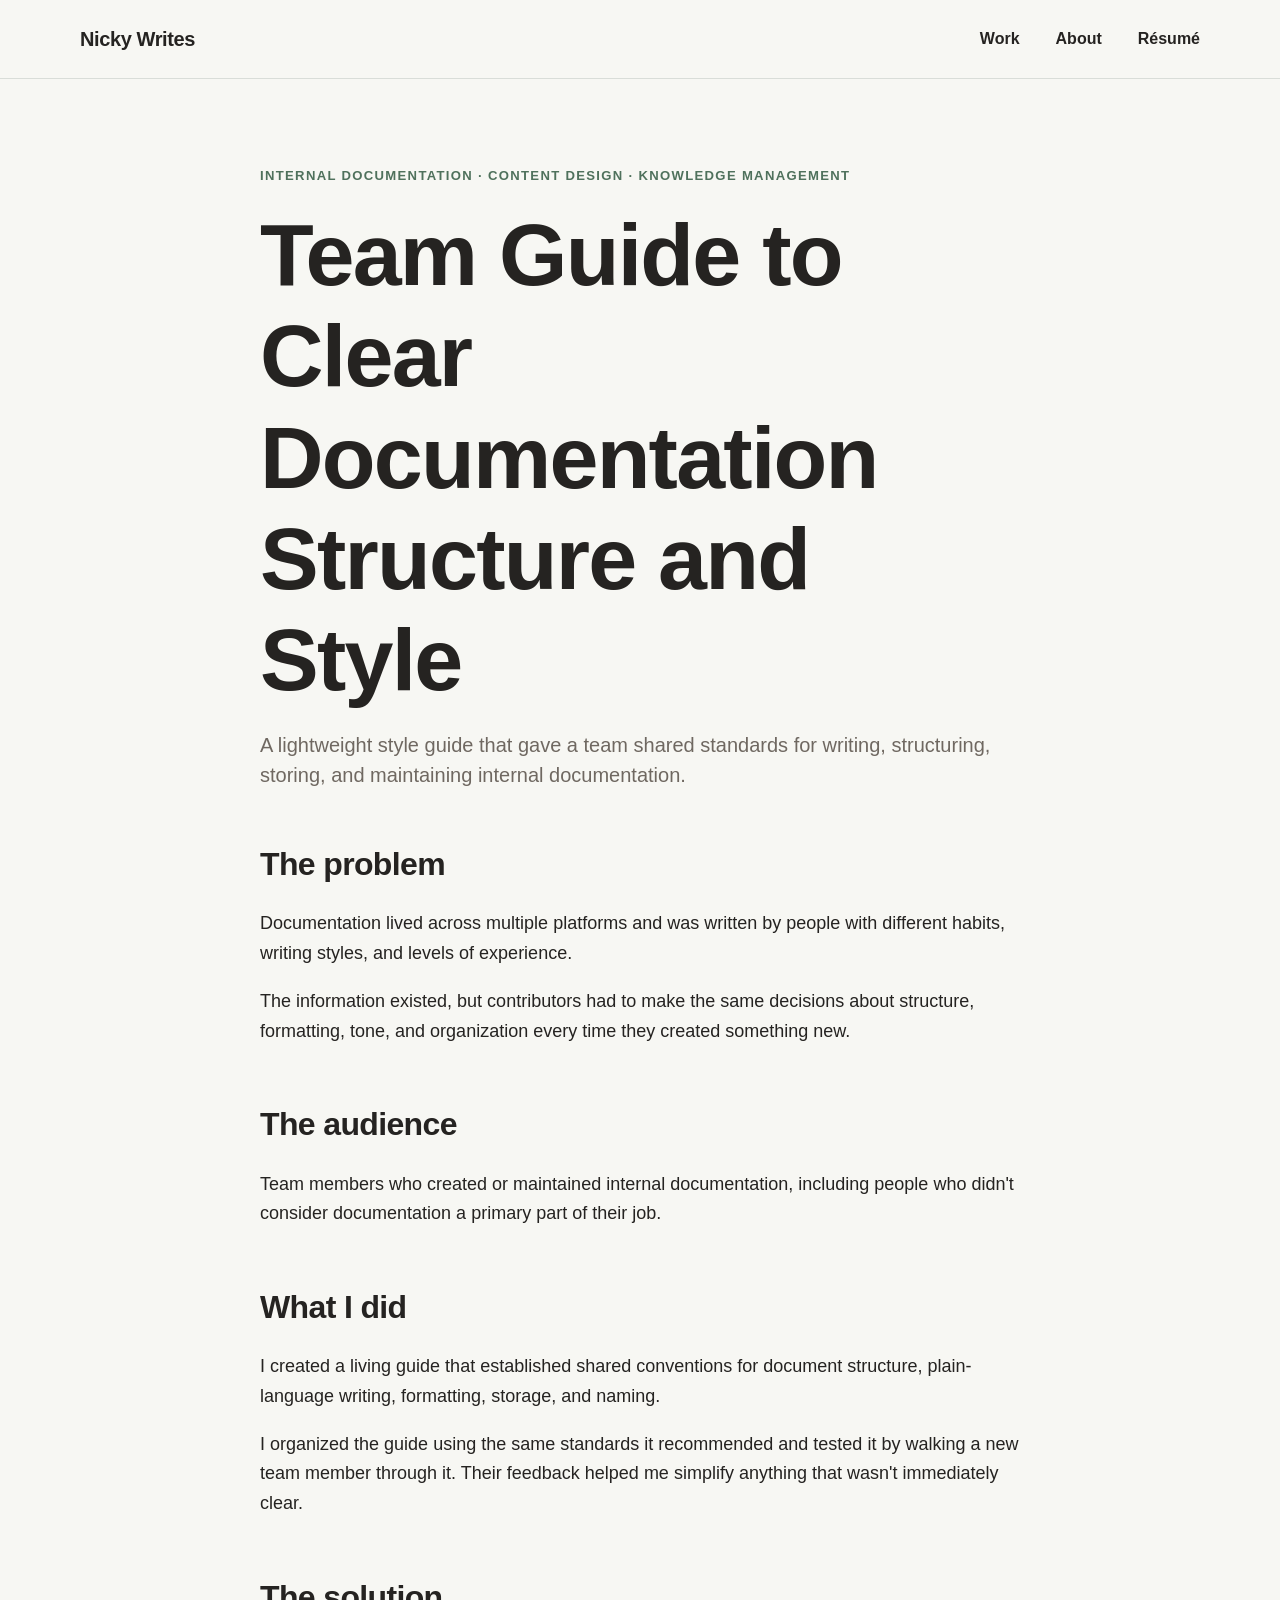
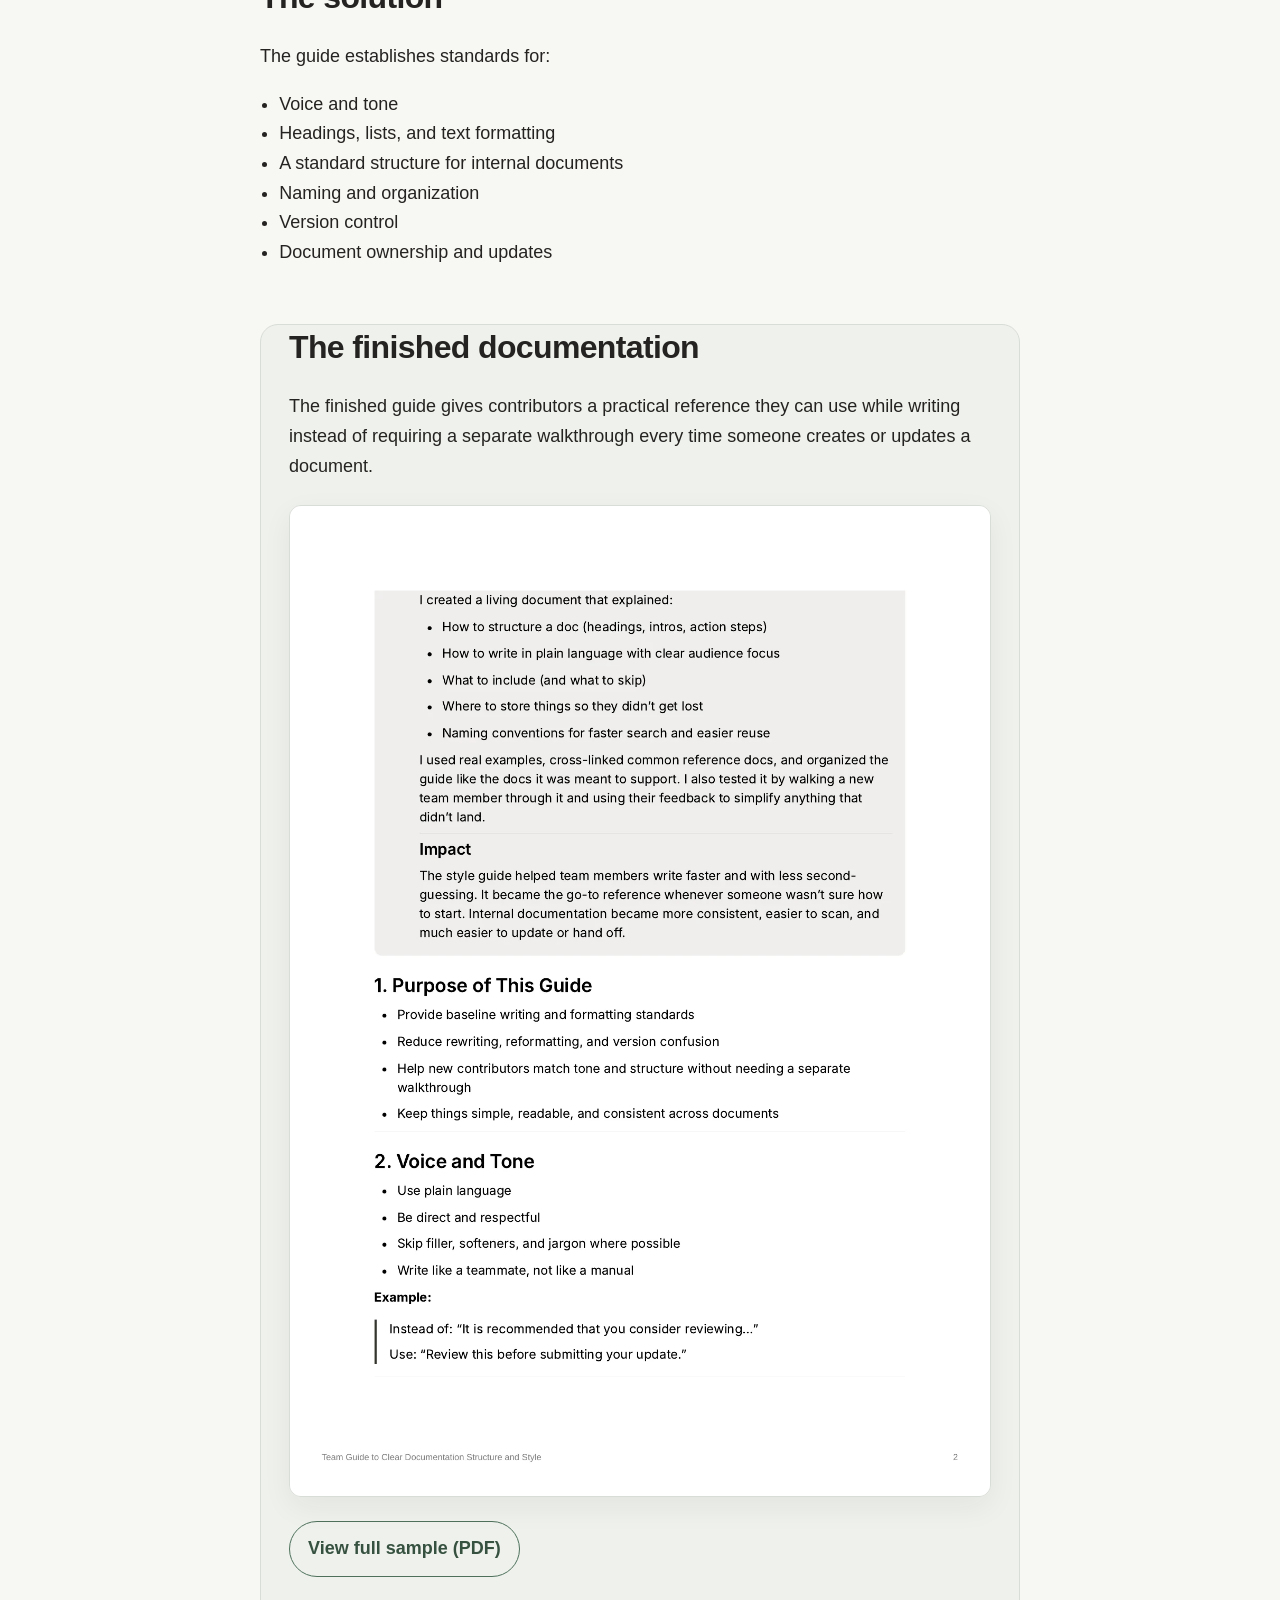
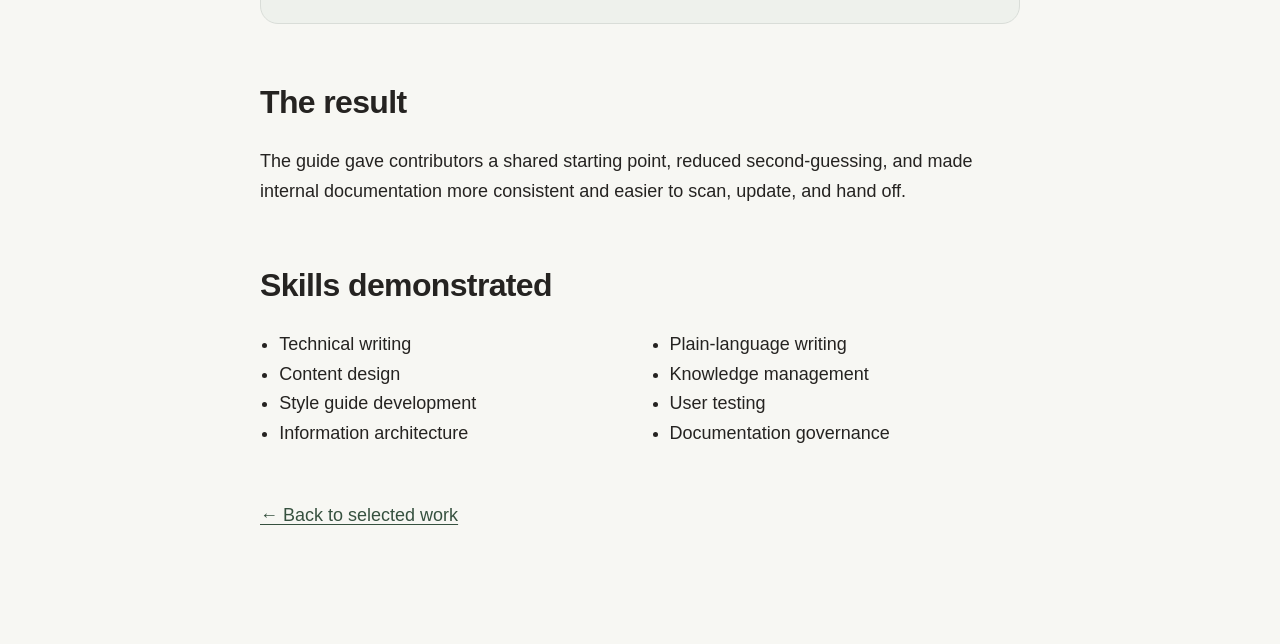
<file: projects/documentation-style-guide.html>
<!DOCTYPE html>
<html lang="en">

<head>
    <meta charset="UTF-8">
    <meta name="viewport" content="width=device-width, initial-scale=1.0">
    <title>Documentation Style Guide | Nicky Writes</title>
    <link rel="stylesheet" href="../assets/css/style.css">
</head>

<body>

    <header class="site-header">
        <div class="site-header-inner">

            <a class="site-name" href="../index.html">
                Nicky Writes
            </a>

            <nav class="site-nav" aria-label="Primary navigation">
                <a href="../work.html">Work</a>
                <a href="../about.html">About</a>
                <a href="../resume.html">Résumé</a>
            </nav>

        </div>
    </header>

    <main class="project-page">

        <p class="eyebrow">
            Internal Documentation · Content Design · Knowledge Management
        </p>

        <h1>Team Guide to Clear Documentation Structure and Style</h1>

        <p class="project-intro">
            A lightweight style guide that gave a team shared standards for
            writing, structuring, storing, and maintaining internal documentation.
        </p>

        <section>
            <h2>The problem</h2>

            <p>
                Documentation lived across multiple platforms and was written
                by people with different habits, writing styles, and levels of
                experience.
            </p>

            <p>
                The information existed, but contributors had to make the same
                decisions about structure, formatting, tone, and organization
                every time they created something new.
            </p>
        </section>

        <section>
            <h2>The audience</h2>

            <p>
                Team members who created or maintained internal documentation,
                including people who didn't consider documentation a primary
                part of their job.
            </p>
        </section>

        <section>
            <h2>What I did</h2>

            <p>
                I created a living guide that established shared conventions
                for document structure, plain-language writing, formatting,
                storage, and naming.
            </p>

            <p>
                I organized the guide using the same standards it recommended
                and tested it by walking a new team member through it. Their
                feedback helped me simplify anything that wasn't immediately clear.
            </p>
        </section>

        <section>
            <h2>The solution</h2>

            <p>
                The guide establishes standards for:
            </p>

            <ul>
                <li>Voice and tone</li>
                <li>Headings, lists, and text formatting</li>
                <li>A standard structure for internal documents</li>
                <li>Naming and organization</li>
                <li>Version control</li>
                <li>Document ownership and updates</li>
            </ul>
        </section>

        <section class="artifact">
            <h2>The finished documentation</h2>

            <p>
                The finished guide gives contributors a practical reference
                they can use while writing instead of requiring a separate
                walkthrough every time someone creates or updates a document.
            </p>

            <a class="artifact-preview" href="../assets/documents/documentation-style-guide.pdf" target="_blank">
                <img src="../assets/images/documentation-style-guide-preview.webp"
                    alt="Preview of the team documentation structure and style guide">
            </a>

            <p>
                <a class="button" href="../assets/documents/documentation-style-guide.pdf" target="_blank">
                    View full sample (PDF)
                </a>
            </p>
        </section>

        <section>
            <h2>The result</h2>

            <p>
                The guide gave contributors a shared starting point, reduced
                second-guessing, and made internal documentation more consistent
                and easier to scan, update, and hand off.
            </p>
        </section>

        <section>
            <h2>Skills demonstrated</h2>

            <ul class="skill-list">
                <li>Technical writing</li>
                <li>Content design</li>
                <li>Style guide development</li>
                <li>Information architecture</li>
                <li>Plain-language writing</li>
                <li>Knowledge management</li>
                <li>User testing</li>
                <li>Documentation governance</li>
            </ul>
        </section>

        <p class="back-link">
            <a href="../work.html">← Back to selected work</a>
        </p>

    </main>

</body>

</html>
</file>
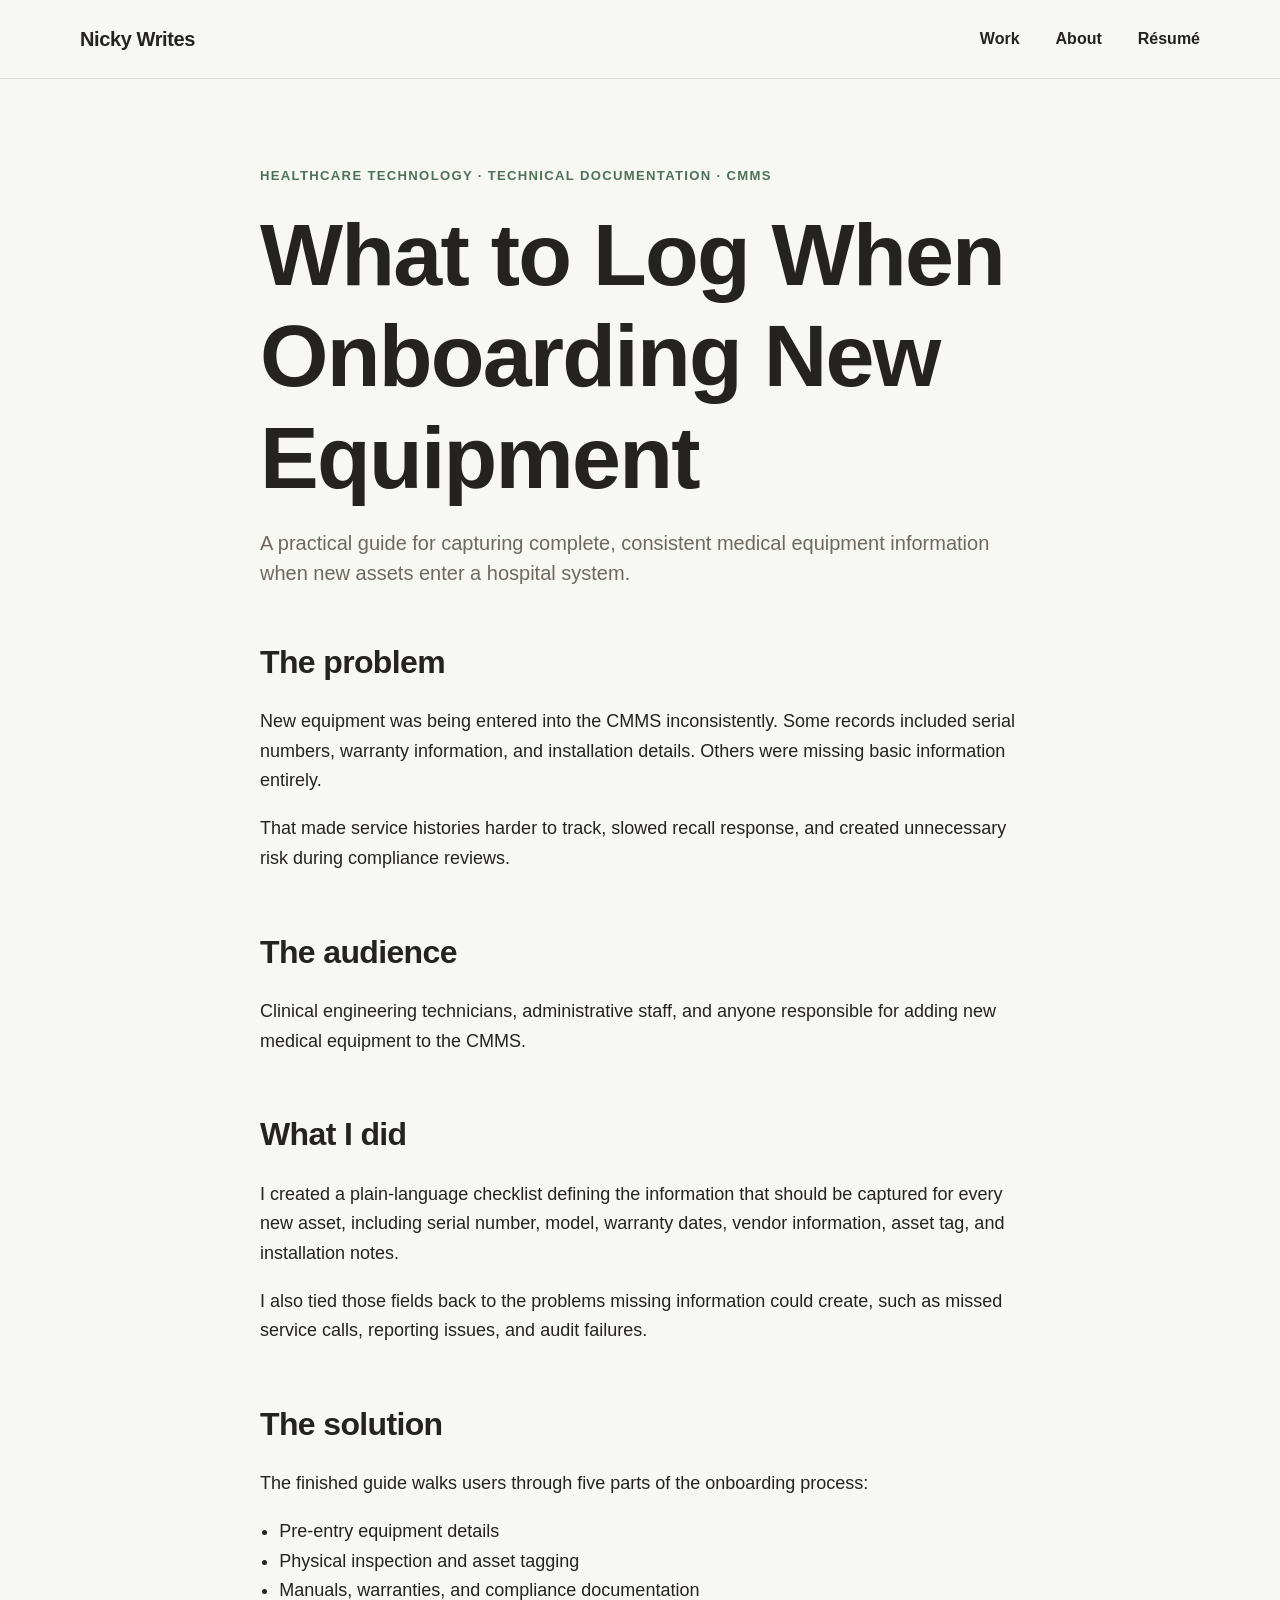
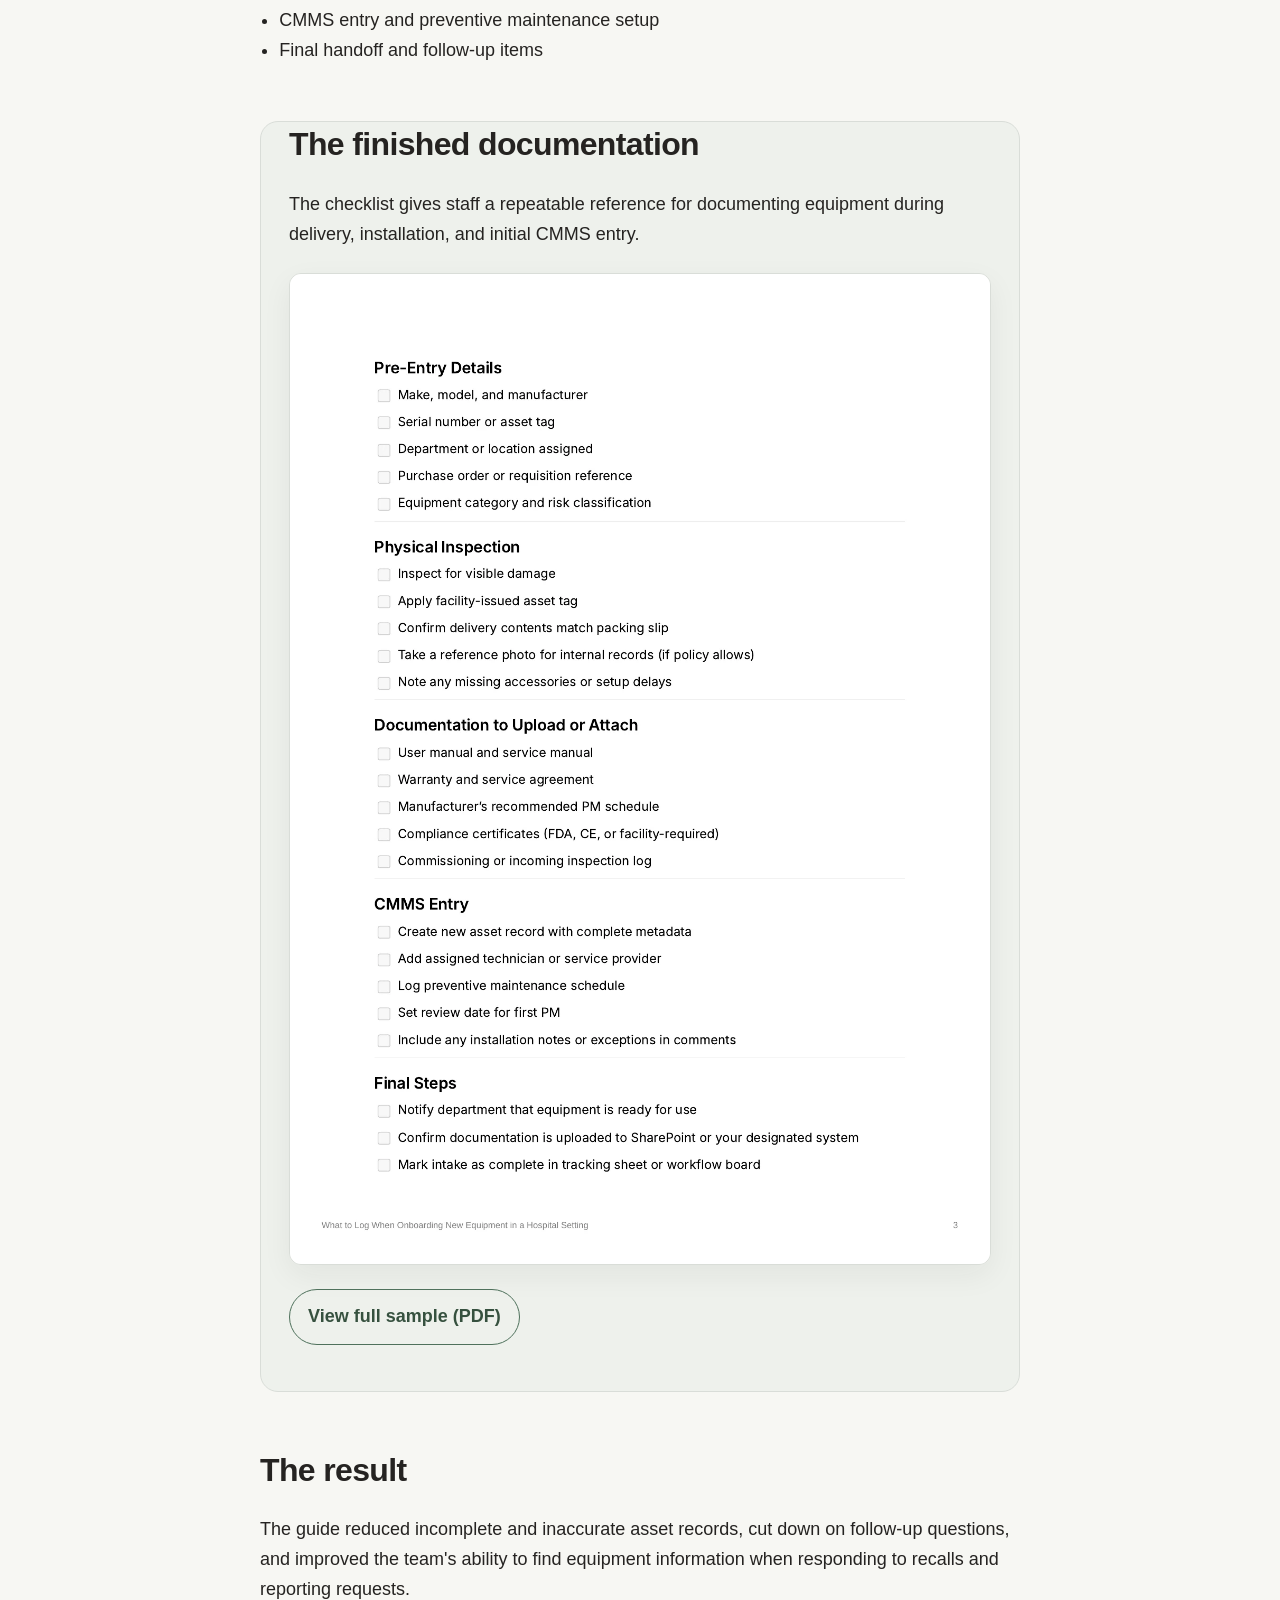
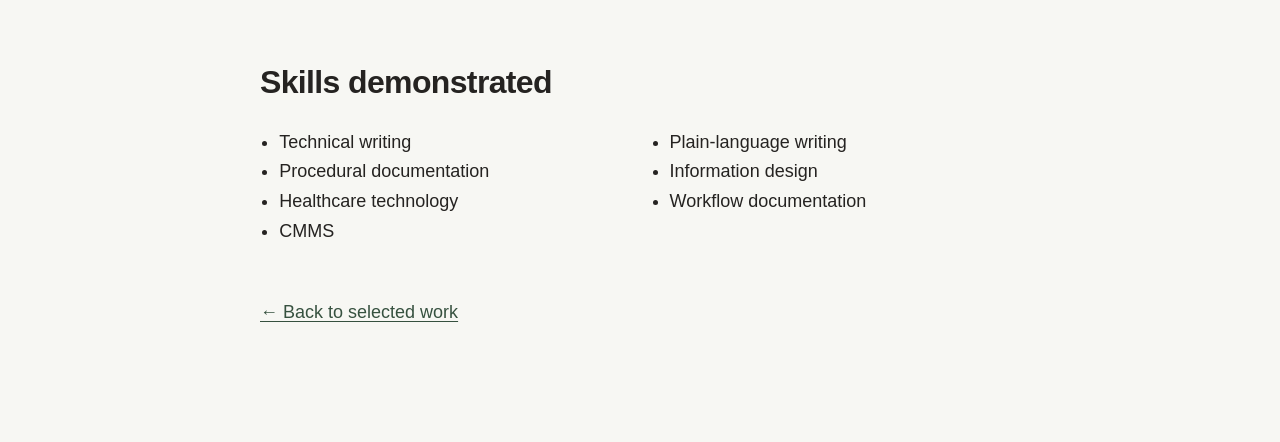
<file: projects/equipment-onboarding.html>
<!DOCTYPE html>
<html lang="en">

<head>
    <meta charset="UTF-8">
    <meta name="viewport" content="width=device-width, initial-scale=1.0">
    <title>Medical Equipment Onboarding | Nicky Writes</title>
    <link rel="stylesheet" href="../assets/css/style.css">
</head>

<body>

    <header class="site-header">
        <div class="site-header-inner">

            <a class="site-name" href="../index.html">
                Nicky Writes
            </a>

            <nav class="site-nav" aria-label="Primary navigation">
                <a href="../work.html">Work</a>
                <a href="../about.html">About</a>
                <a href="../resume.html">Résumé</a>
            </nav>

        </div>
    </header>

    <main class="project-page">

        <p class="eyebrow">
            Healthcare Technology · Technical Documentation · CMMS
        </p>

        <h1>What to Log When Onboarding New Equipment</h1>

        <p class="project-intro">
            A practical guide for capturing complete, consistent medical
            equipment information when new assets enter a hospital system.
        </p>

        <section>
            <h2>The problem</h2>

            <p>
                New equipment was being entered into the CMMS inconsistently.
                Some records included serial numbers, warranty information,
                and installation details. Others were missing basic information
                entirely.
            </p>

            <p>
                That made service histories harder to track, slowed recall
                response, and created unnecessary risk during compliance reviews.
            </p>
        </section>

        <section>
            <h2>The audience</h2>

            <p>
                Clinical engineering technicians, administrative staff, and
                anyone responsible for adding new medical equipment to the CMMS.
            </p>
        </section>

        <section>
            <h2>What I did</h2>

            <p>
                I created a plain-language checklist defining the information
                that should be captured for every new asset, including serial
                number, model, warranty dates, vendor information, asset tag,
                and installation notes.
            </p>

            <p>
                I also tied those fields back to the problems missing information
                could create, such as missed service calls, reporting issues, and
                audit failures.
            </p>
        </section>

        <section>
            <h2>The solution</h2>

            <p>
                The finished guide walks users through five parts of the
                onboarding process:
            </p>

            <ul>
                <li>Pre-entry equipment details</li>
                <li>Physical inspection and asset tagging</li>
                <li>Manuals, warranties, and compliance documentation</li>
                <li>CMMS entry and preventive maintenance setup</li>
                <li>Final handoff and follow-up items</li>
            </ul>
        </section>

        <section class="artifact">
            <h2>The finished documentation</h2>

            <p>
                The checklist gives staff a repeatable reference for documenting
                equipment during delivery, installation, and initial CMMS entry.
            </p>

            <a class="artifact-preview" href="../assets/documents/equipment-onboarding.pdf" target="_blank">
                <img src="../assets/images/equipment-onboarding-preview.webp"
                    alt="Preview of the medical equipment onboarding checklist">
            </a>

            <p>
                <a class="button" href="../assets/documents/equipment-onboarding.pdf" target="_blank">
                    View full sample (PDF)
                </a>
            </p>
        </section>

        <section>
            <h2>The result</h2>

            <p>
                The guide reduced incomplete and inaccurate asset records,
                cut down on follow-up questions, and improved the team's ability
                to find equipment information when responding to recalls and
                reporting requests.
            </p>
        </section>

        <section>
            <h2>Skills demonstrated</h2>

            <ul class="skill-list">
                <li>Technical writing</li>
                <li>Procedural documentation</li>
                <li>Healthcare technology</li>
                <li>CMMS</li>
                <li>Plain-language writing</li>
                <li>Information design</li>
                <li>Workflow documentation</li>
            </ul>
        </section>

        <p class="back-link">
            <a href="../work.html">← Back to selected work</a>
        </p>

    </main>

</body>

</html>
</file>
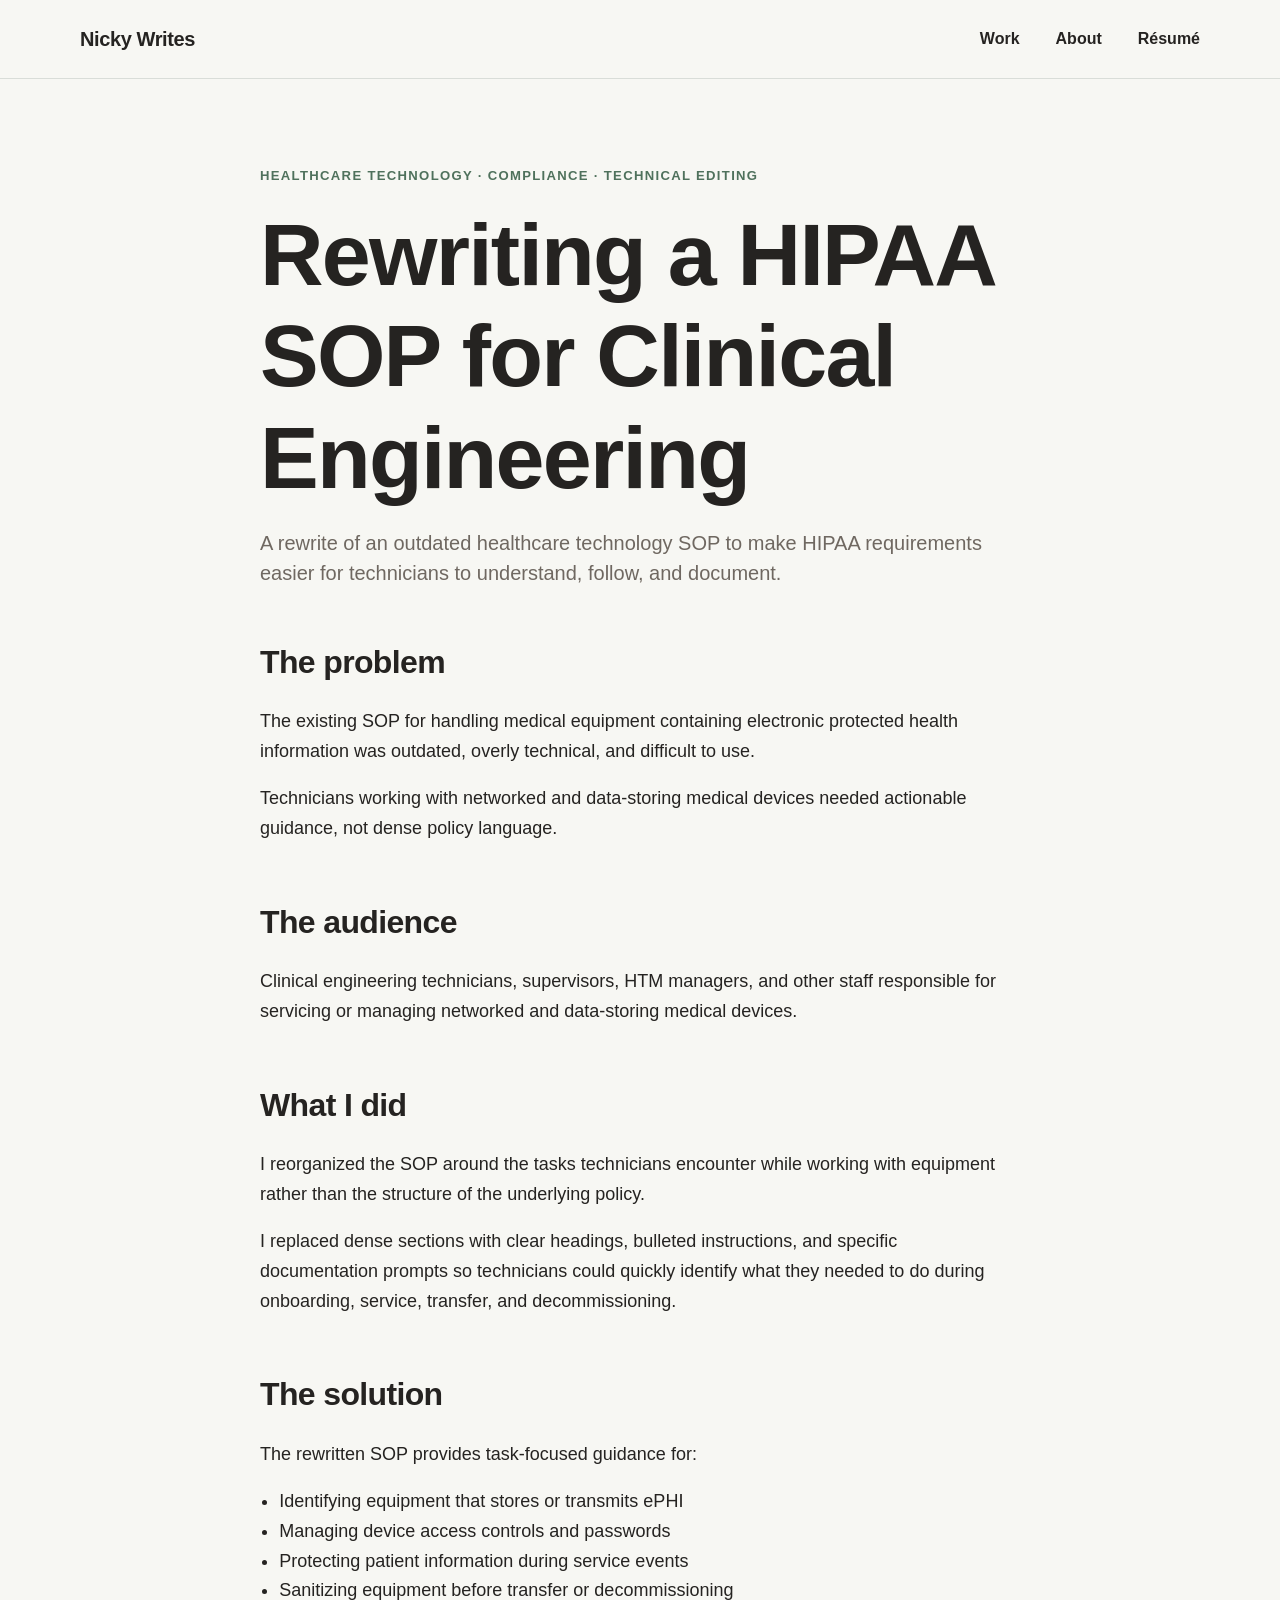
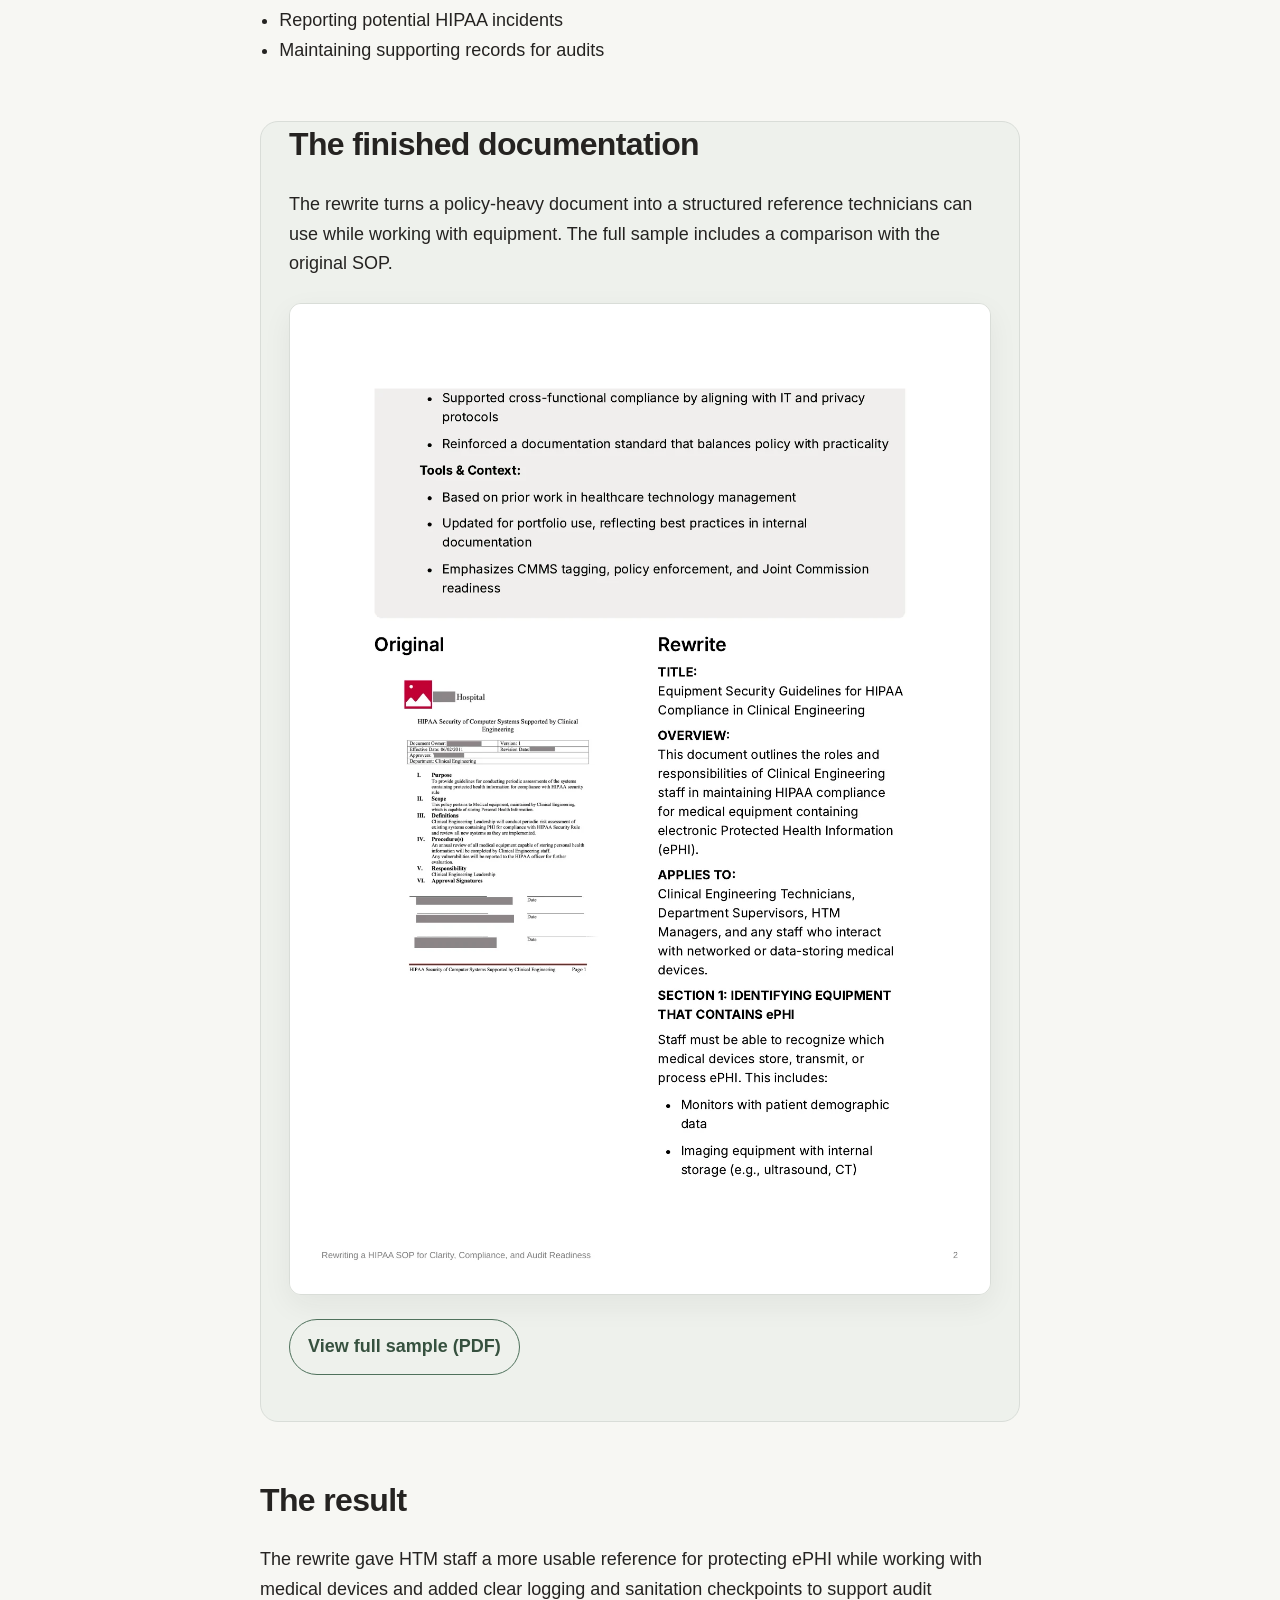
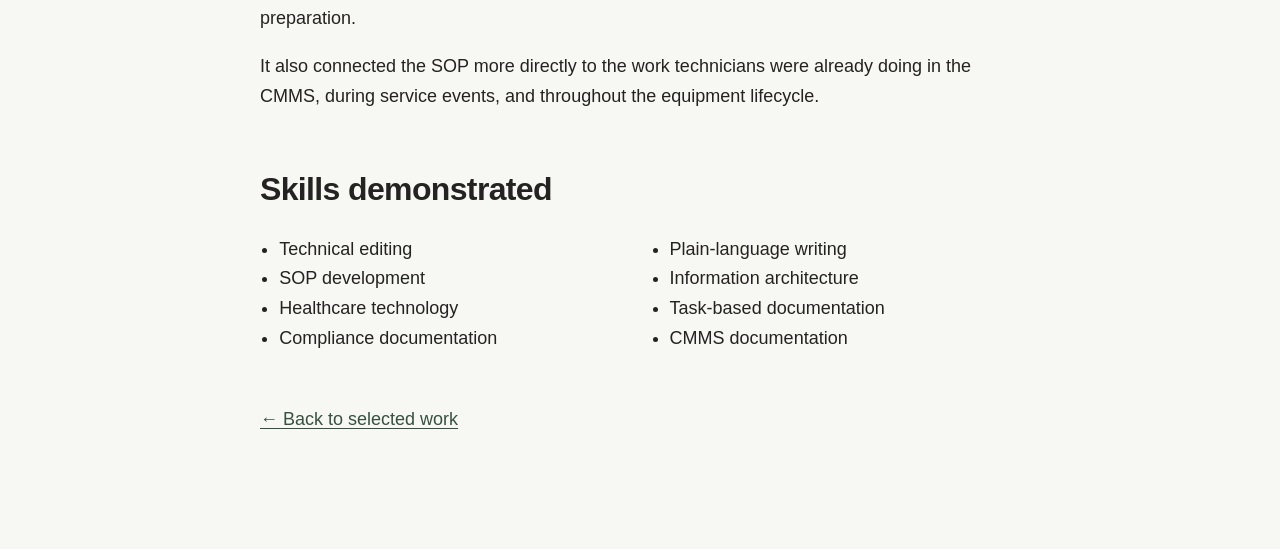
<file: projects/hipaa-sop.html>
<!DOCTYPE html>
<html lang="en">

<head>
    <meta charset="UTF-8">
    <meta name="viewport" content="width=device-width, initial-scale=1.0">
    <title>HIPAA SOP Rewrite | Nicky Writes</title>
    <link rel="stylesheet" href="../assets/css/style.css">
</head>

<body>

    <header class="site-header">
        <div class="site-header-inner">

            <a class="site-name" href="../index.html">
                Nicky Writes
            </a>

            <nav class="site-nav" aria-label="Primary navigation">
                <a href="../work.html">Work</a>
                <a href="../about.html">About</a>
                <a href="../resume.html">Résumé</a>
            </nav>

        </div>
    </header>

    <main class="project-page">

        <p class="eyebrow">
            Healthcare Technology · Compliance · Technical Editing
        </p>

        <h1>Rewriting a HIPAA SOP for Clinical Engineering</h1>

        <p class="project-intro">
            A rewrite of an outdated healthcare technology SOP to make
            HIPAA requirements easier for technicians to understand,
            follow, and document.
        </p>

        <section>
            <h2>The problem</h2>

            <p>
                The existing SOP for handling medical equipment containing
                electronic protected health information was outdated,
                overly technical, and difficult to use.
            </p>

            <p>
                Technicians working with networked and data-storing medical
                devices needed actionable guidance, not dense policy language.
            </p>
        </section>

        <section>
            <h2>The audience</h2>

            <p>
                Clinical engineering technicians, supervisors, HTM managers,
                and other staff responsible for servicing or managing
                networked and data-storing medical devices.
            </p>
        </section>

        <section>
            <h2>What I did</h2>

            <p>
                I reorganized the SOP around the tasks technicians encounter
                while working with equipment rather than the structure of the
                underlying policy.
            </p>

            <p>
                I replaced dense sections with clear headings, bulleted
                instructions, and specific documentation prompts so technicians
                could quickly identify what they needed to do during onboarding,
                service, transfer, and decommissioning.
            </p>
        </section>

        <section>
            <h2>The solution</h2>

            <p>
                The rewritten SOP provides task-focused guidance for:
            </p>

            <ul>
                <li>Identifying equipment that stores or transmits ePHI</li>
                <li>Managing device access controls and passwords</li>
                <li>Protecting patient information during service events</li>
                <li>Sanitizing equipment before transfer or decommissioning</li>
                <li>Reporting potential HIPAA incidents</li>
                <li>Maintaining supporting records for audits</li>
            </ul>
        </section>

        <section class="artifact">
            <h2>The finished documentation</h2>

            <p>
                The rewrite turns a policy-heavy document into a structured
                reference technicians can use while working with equipment.
                The full sample includes a comparison with the original SOP.
            </p>

            <a class="artifact-preview" href="../assets/documents/hipaa-sop.pdf" target="_blank">
                <img src="../assets/images/hipaa-sop-preview.webp"
                    alt="Original and rewritten HIPAA SOP for clinical engineering">
            </a>

            <p>
                <a class="button" href="../assets/documents/hipaa-sop.pdf" target="_blank">
                    View full sample (PDF)
                </a>
            </p>
        </section>

        <section>
            <h2>The result</h2>

            <p>
                The rewrite gave HTM staff a more usable reference for
                protecting ePHI while working with medical devices and added
                clear logging and sanitation checkpoints to support audit
                preparation.
            </p>

            <p>
                It also connected the SOP more directly to the work technicians
                were already doing in the CMMS, during service events, and
                throughout the equipment lifecycle.
            </p>
        </section>

        <section>
            <h2>Skills demonstrated</h2>

            <ul class="skill-list">
                <li>Technical editing</li>
                <li>SOP development</li>
                <li>Healthcare technology</li>
                <li>Compliance documentation</li>
                <li>Plain-language writing</li>
                <li>Information architecture</li>
                <li>Task-based documentation</li>
                <li>CMMS documentation</li>
            </ul>
        </section>

        <p class="back-link">
            <a href="../work.html">← Back to selected work</a>
        </p>

    </main>

</body>

</html>
</file>
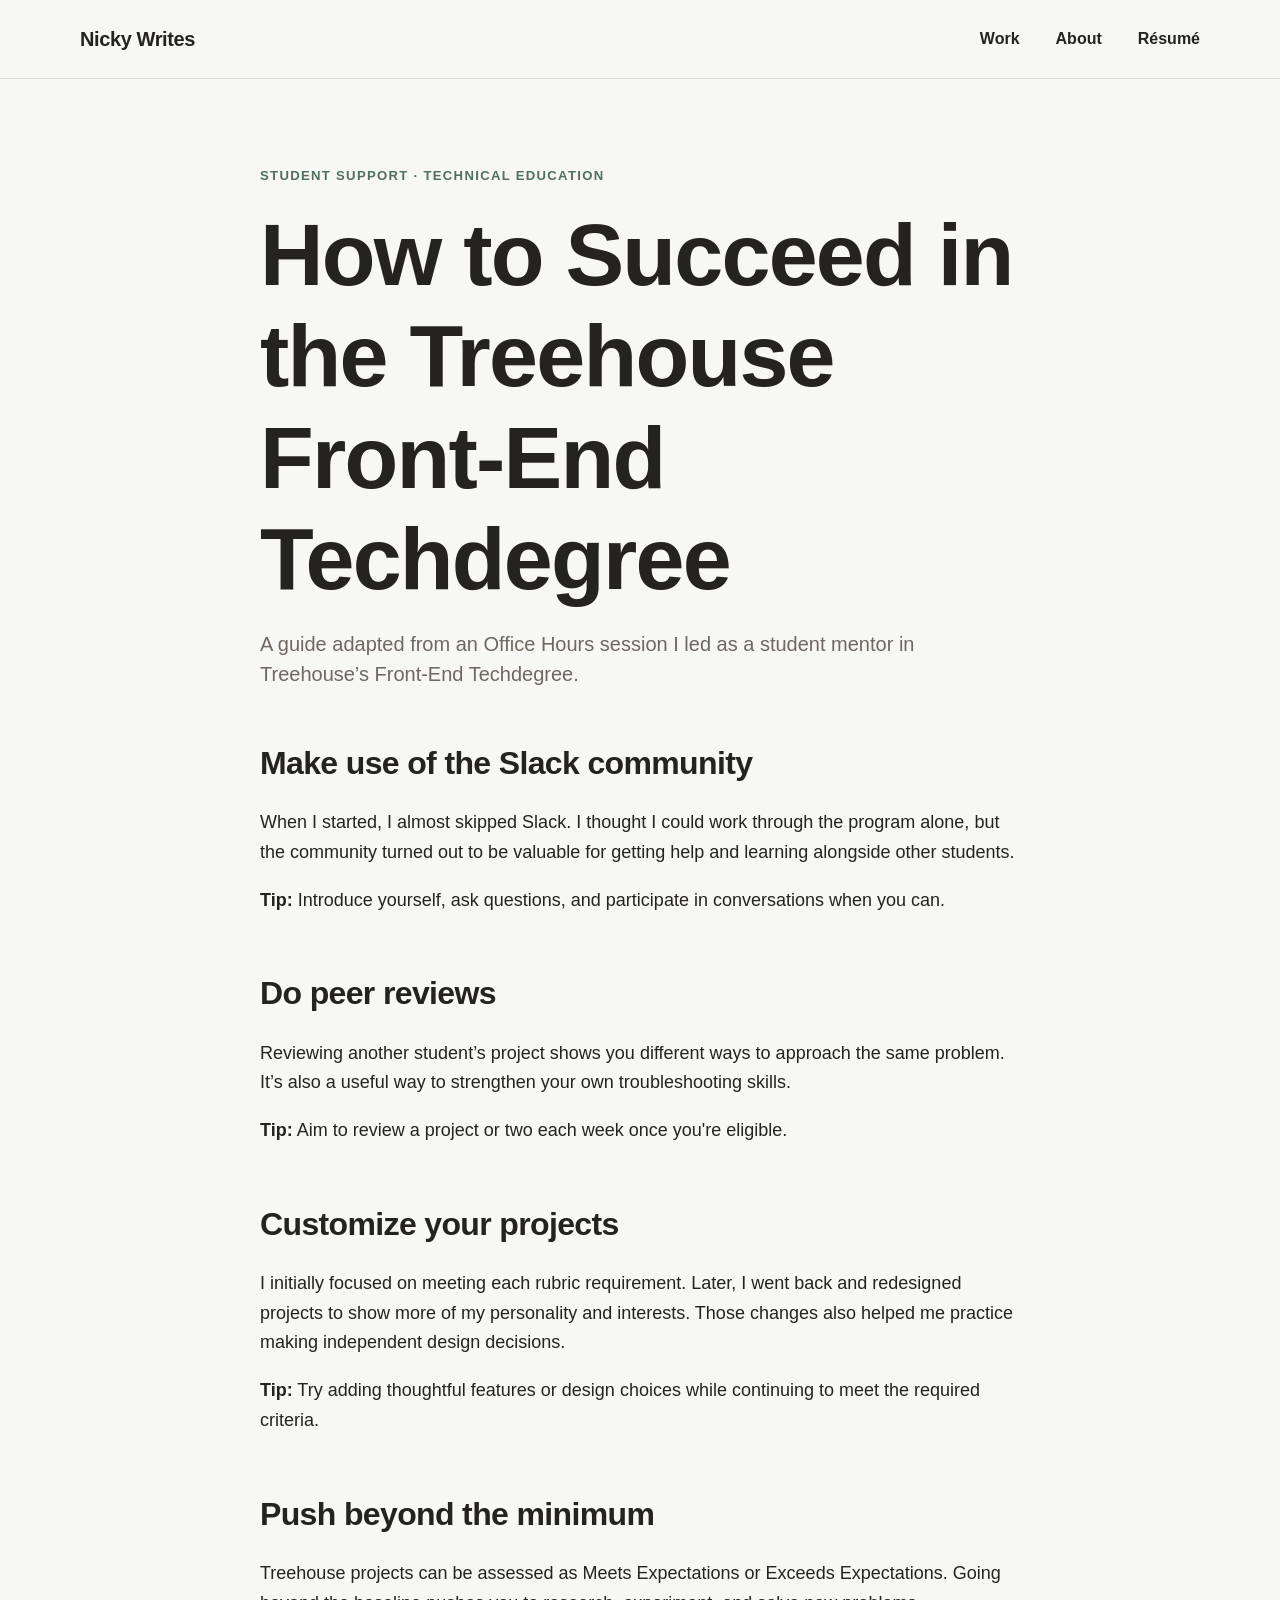
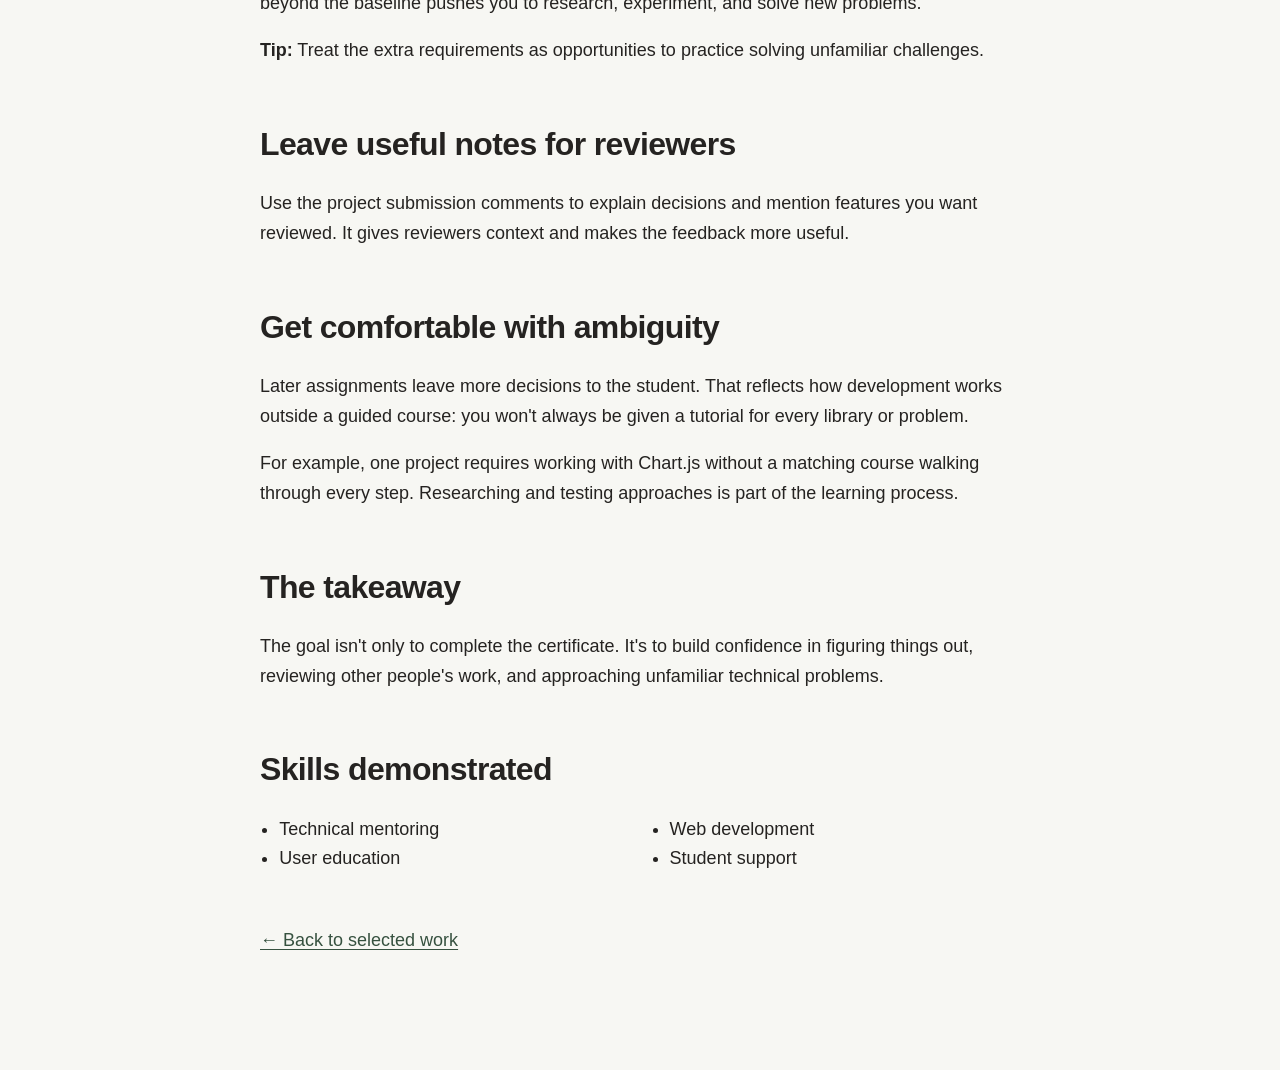
<file: projects/treehouse-techdegree.html>
<!DOCTYPE html>
<html lang="en">
<head>
  <meta charset="UTF-8">
  <meta name="viewport" content="width=device-width, initial-scale=1.0">
  <title>How to Succeed in the Treehouse Front-End Techdegree | Nicky Writes</title>
  <link rel="stylesheet" href="../assets/css/style.css">
</head>
<body>
  <header class="site-header"><div class="site-header-inner">
    <a class="site-name" href="../index.html">Nicky Writes</a>
    <nav class="site-nav" aria-label="Primary navigation">
      <a href="../work.html">Work</a><a href="../about.html">About</a><a href="../resume.html">Résumé</a>
    </nav>
  </div></header>
  <main class="project-page">
    <p class="eyebrow">Student Support · Technical Education</p>
    <h1>How to Succeed in the Treehouse Front-End Techdegree</h1>
    <p class="project-intro">A guide adapted from an Office Hours session I led as a student mentor in Treehouse’s Front-End Techdegree.</p>
    
<section><h2>Make use of the Slack community</h2><p>When I started, I almost skipped Slack. I thought I could work through the program alone, but the community turned out to be valuable for getting help and learning alongside other students.</p><p><strong>Tip:</strong> Introduce yourself, ask questions, and participate in conversations when you can.</p></section>
<section><h2>Do peer reviews</h2><p>Reviewing another student’s project shows you different ways to approach the same problem. It’s also a useful way to strengthen your own troubleshooting skills.</p><p><strong>Tip:</strong> Aim to review a project or two each week once you're eligible.</p></section>
<section><h2>Customize your projects</h2><p>I initially focused on meeting each rubric requirement. Later, I went back and redesigned projects to show more of my personality and interests. Those changes also helped me practice making independent design decisions.</p><p><strong>Tip:</strong> Try adding thoughtful features or design choices while continuing to meet the required criteria.</p></section>
<section><h2>Push beyond the minimum</h2><p>Treehouse projects can be assessed as Meets Expectations or Exceeds Expectations. Going beyond the baseline pushes you to research, experiment, and solve new problems.</p><p><strong>Tip:</strong> Treat the extra requirements as opportunities to practice solving unfamiliar challenges.</p></section>
<section><h2>Leave useful notes for reviewers</h2><p>Use the project submission comments to explain decisions and mention features you want reviewed. It gives reviewers context and makes the feedback more useful.</p></section>
<section><h2>Get comfortable with ambiguity</h2><p>Later assignments leave more decisions to the student. That reflects how development works outside a guided course: you won't always be given a tutorial for every library or problem.</p><p>For example, one project requires working with Chart.js without a matching course walking through every step. Researching and testing approaches is part of the learning process.</p></section>
<section><h2>The takeaway</h2><p>The goal isn't only to complete the certificate. It's to build confidence in figuring things out, reviewing other people's work, and approaching unfamiliar technical problems.</p></section>
    <section><h2>Skills demonstrated</h2><ul class="skill-list"><li>Technical mentoring</li><li>User education</li><li>Web development</li><li>Student support</li></ul></section>
    <p class="back-link"><a href="../work.html">← Back to selected work</a></p>
  </main>
</body>
</html>
</file>
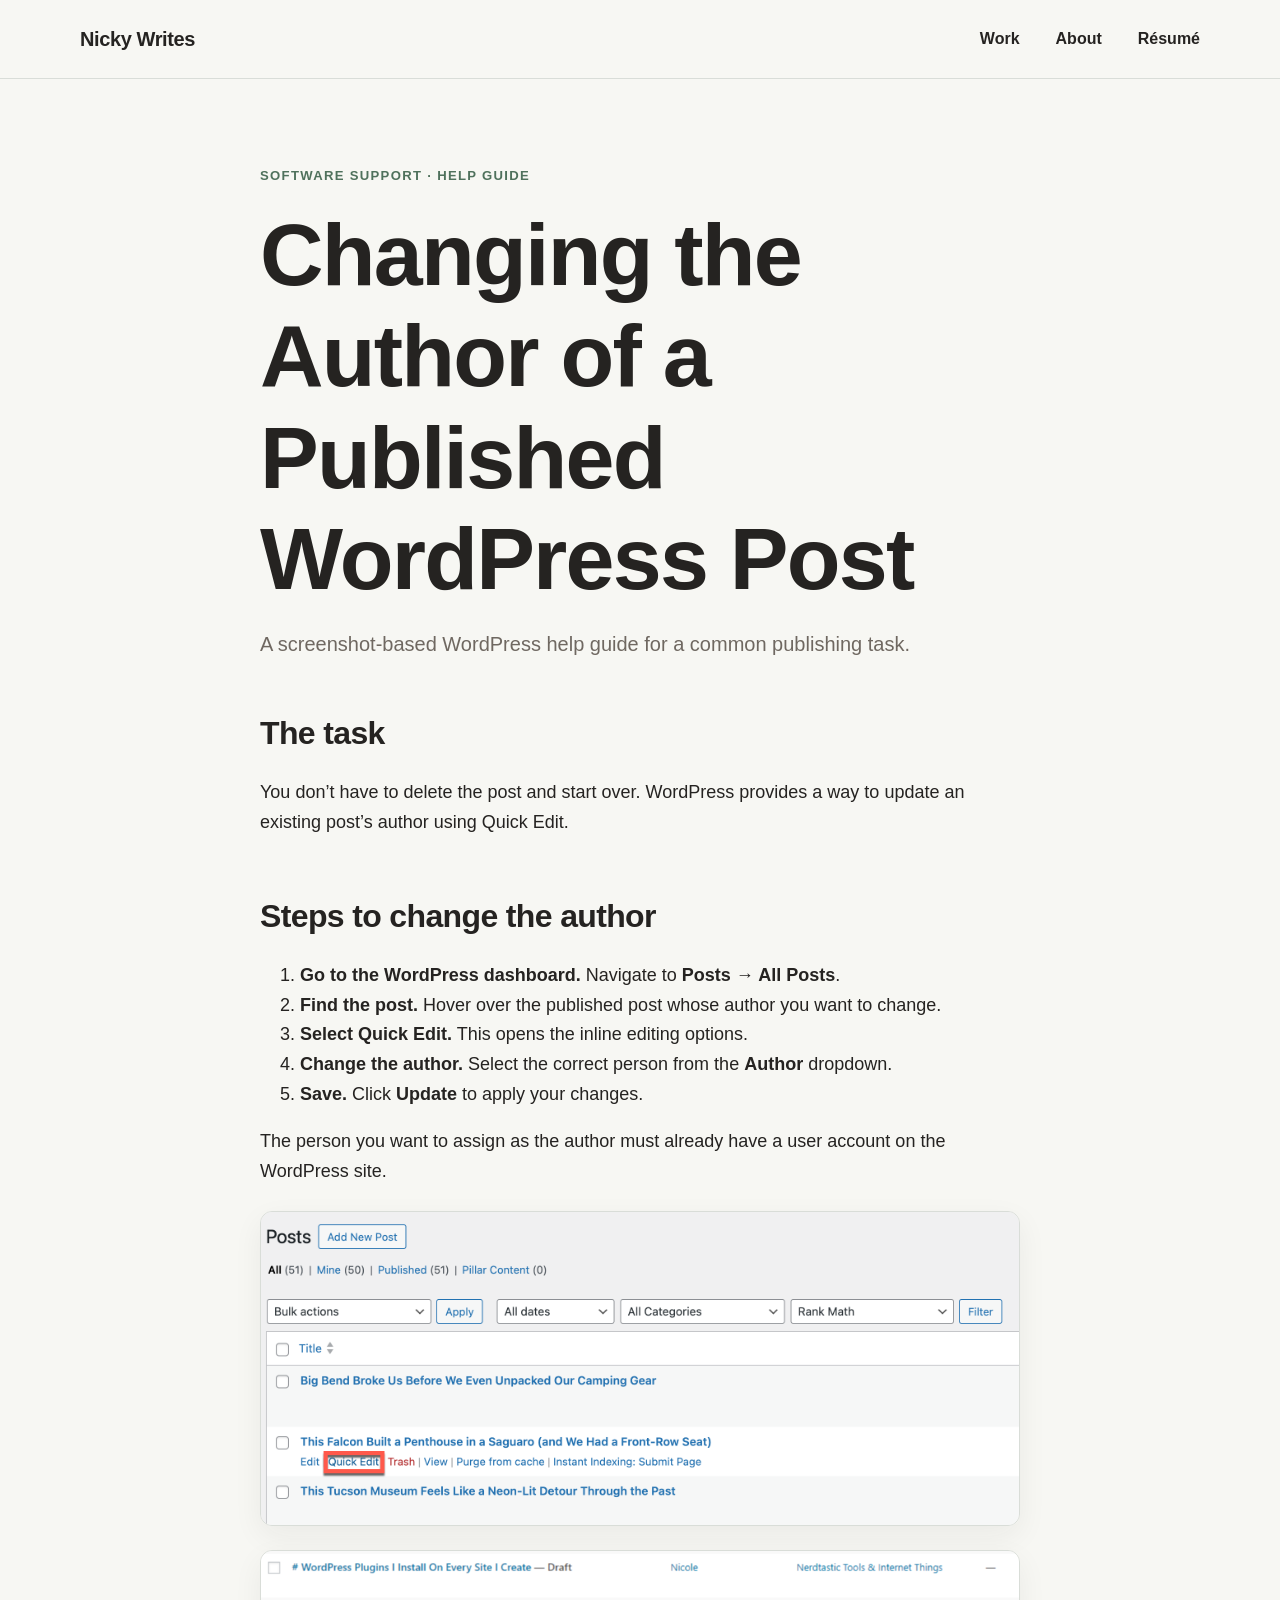
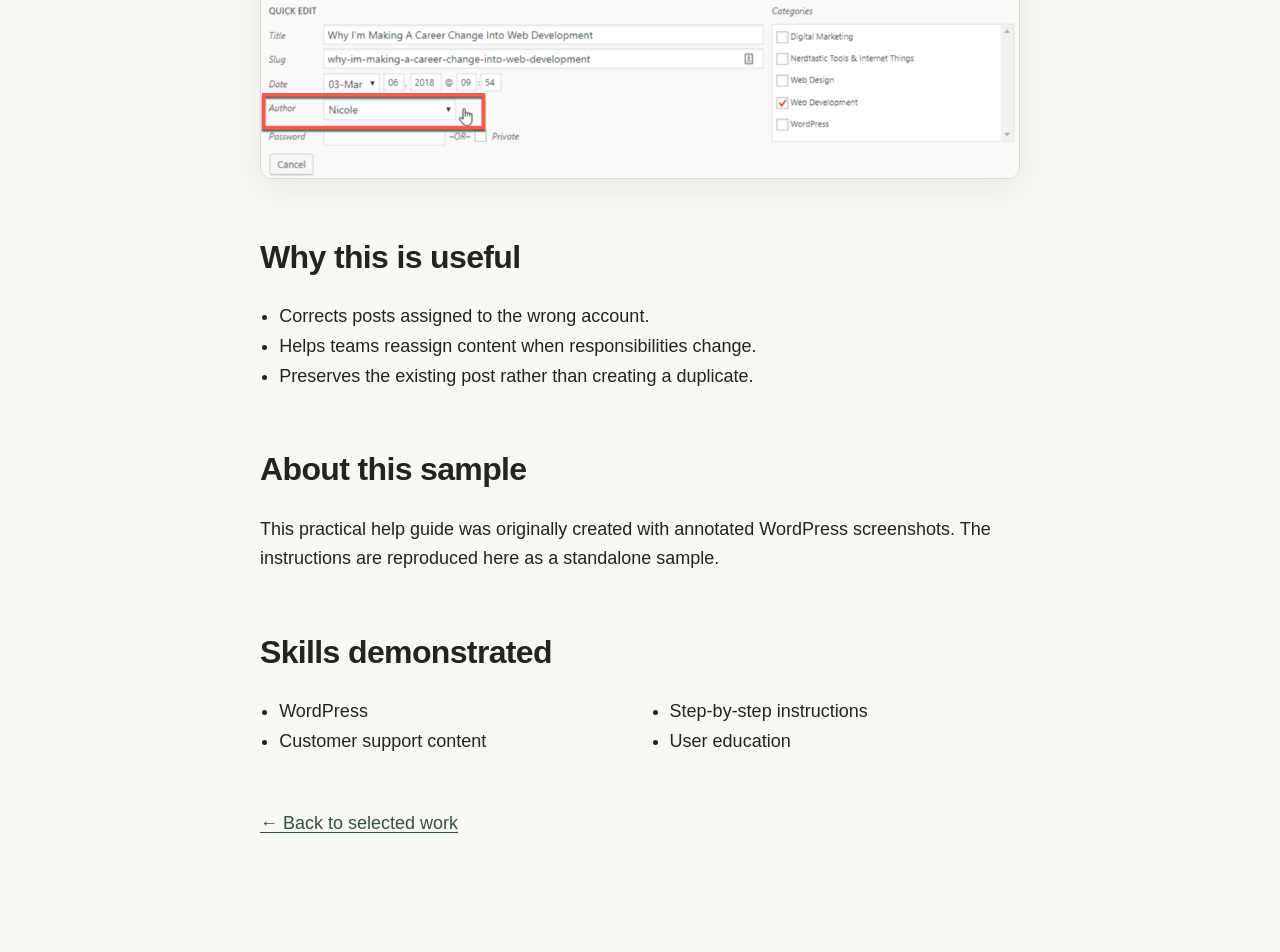
<file: projects/wordpress-author.html>
<!DOCTYPE html>

<html lang="en">
<head>
<meta charset="utf-8"/>
<meta content="width=device-width, initial-scale=1.0" name="viewport"/>
<title>Changing the Author of a Published WordPress Post | Nicky Writes</title>
<link href="../assets/css/style.css" rel="stylesheet"/>
</head>
<body>
<header class="site-header"><div class="site-header-inner">
<a class="site-name" href="../index.html">Nicky Writes</a>
<nav aria-label="Primary navigation" class="site-nav">
<a href="../work.html">Work</a><a href="../about.html">About</a><a href="../resume.html">Résumé</a>
</nav>
</div></header>
<main class="project-page">
<p class="eyebrow">Software Support · Help Guide</p>
<h1>Changing the Author of a Published WordPress Post</h1>
<p class="project-intro">A screenshot-based WordPress help guide for a common publishing task.</p>
<section><h2>The task</h2><p>You don’t have to delete the post and start over. WordPress provides a way to update an existing post’s author using Quick Edit.</p></section>
<section><h2>Steps to change the author</h2><ol>
<li><strong>Go to the WordPress dashboard.</strong> Navigate to <strong>Posts → All Posts</strong>.</li>
<li><strong>Find the post.</strong> Hover over the published post whose author you want to change.</li>
<li><strong>Select Quick Edit.</strong> This opens the inline editing options.</li>
<li><strong>Change the author.</strong> Select the correct person from the <strong>Author</strong> dropdown.</li>
<li><strong>Save.</strong> Click <strong>Update</strong> to apply your changes.</li>
</ol><p>The person you want to assign as the author must already have a user account on the WordPress site.</p><figure class="artifact-preview"><img alt="WordPress post list screenshot" loading="lazy" src="../assets/images/portfolio/wordpress-author-1.png" style="max-width:100%;height:auto"/></figure><figure class="artifact-preview"><img alt="WordPress Quick Edit panel screenshot" loading="lazy" src="../assets/images/portfolio/wordpress-author-2.png" style="max-width:100%;height:auto"/></figure></section>
<section><h2>Why this is useful</h2><ul><li>Corrects posts assigned to the wrong account.</li><li>Helps teams reassign content when responsibilities change.</li><li>Preserves the existing post rather than creating a duplicate.</li></ul></section>
<section><h2>About this sample</h2><p>This practical help guide was originally created with annotated WordPress screenshots. The instructions are reproduced here as a standalone sample.</p></section>
<section><h2>Skills demonstrated</h2><ul class="skill-list"><li>WordPress</li><li>Customer support content</li><li>Step-by-step instructions</li><li>User education</li></ul></section>
<p class="back-link"><a href="../work.html">← Back to selected work</a></p>
</main>
</body>
</html>
</file>
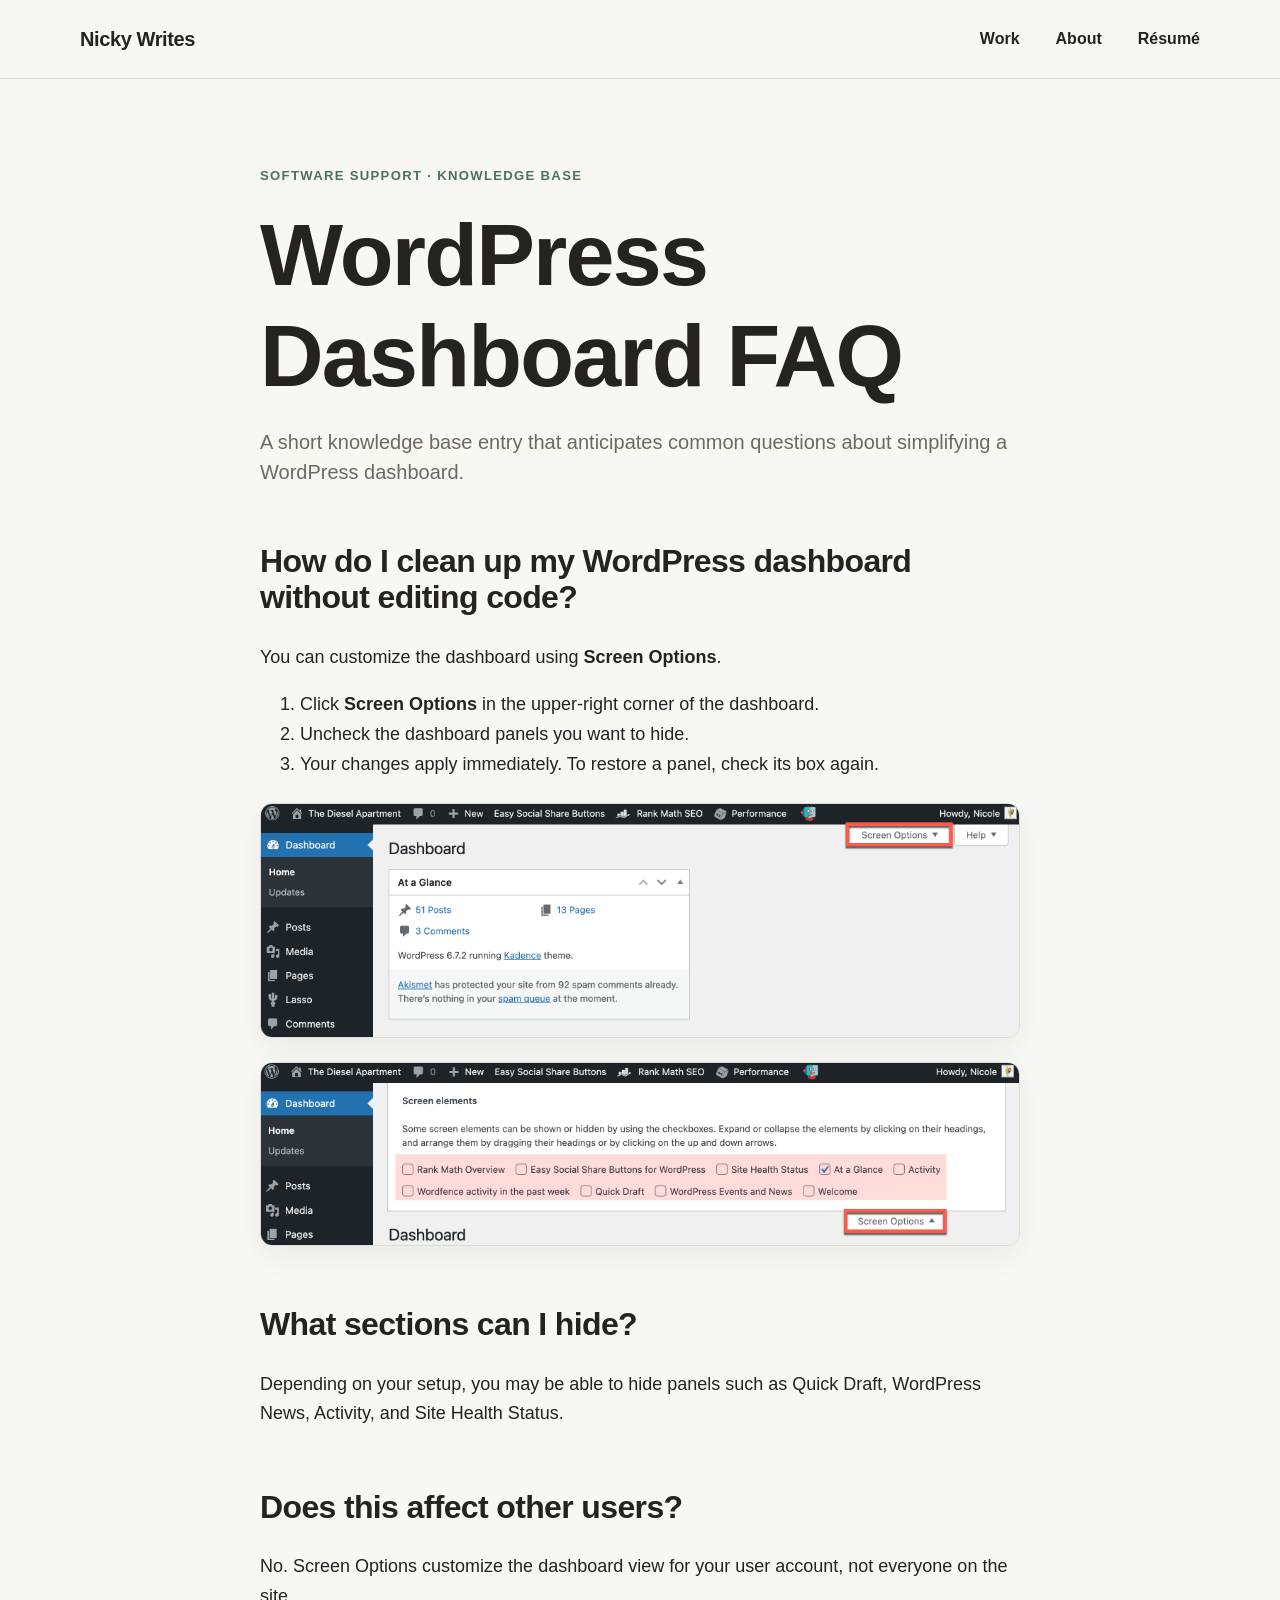
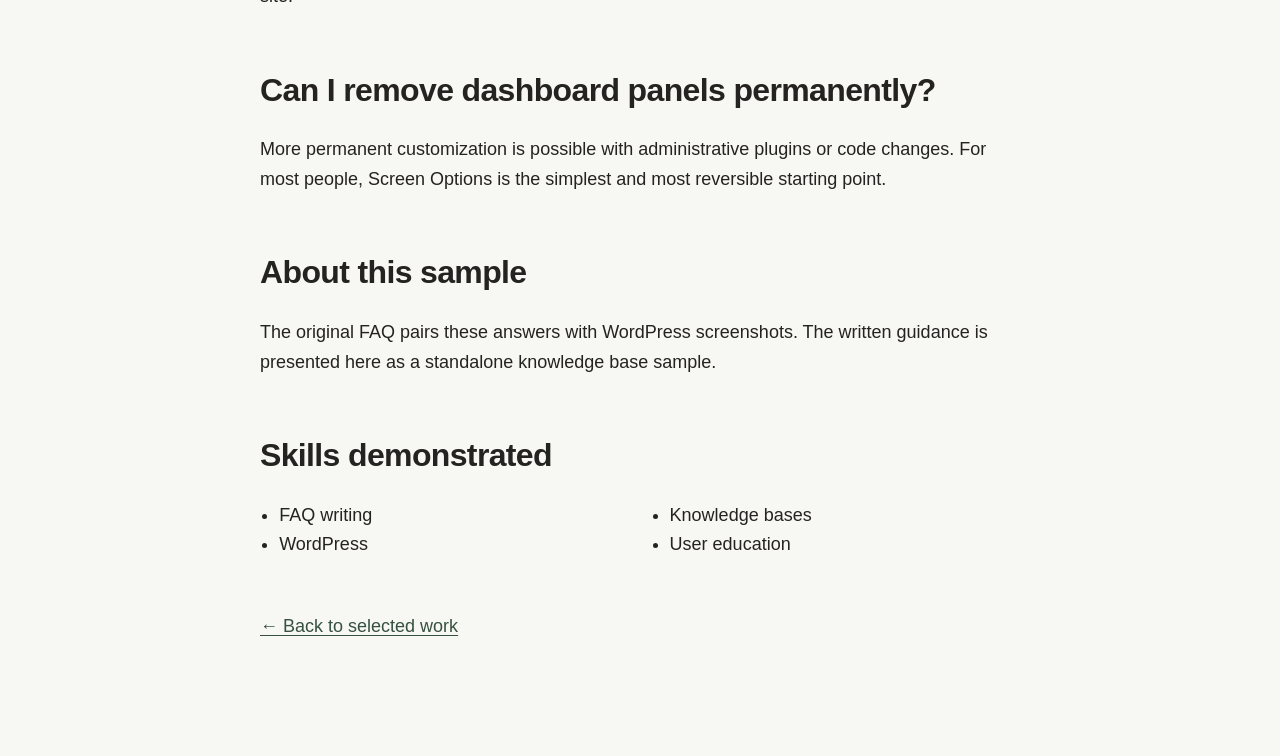
<file: projects/wordpress-dashboard-faq.html>
<!DOCTYPE html>

<html lang="en">
<head>
<meta charset="utf-8"/>
<meta content="width=device-width, initial-scale=1.0" name="viewport"/>
<title>WordPress Dashboard FAQ | Nicky Writes</title>
<link href="../assets/css/style.css" rel="stylesheet"/>
</head>
<body>
<header class="site-header"><div class="site-header-inner">
<a class="site-name" href="../index.html">Nicky Writes</a>
<nav aria-label="Primary navigation" class="site-nav">
<a href="../work.html">Work</a><a href="../about.html">About</a><a href="../resume.html">Résumé</a>
</nav>
</div></header>
<main class="project-page">
<p class="eyebrow">Software Support · Knowledge Base</p>
<h1>WordPress Dashboard FAQ</h1>
<p class="project-intro">A short knowledge base entry that anticipates common questions about simplifying a WordPress dashboard.</p>
<section><h2>How do I clean up my WordPress dashboard without editing code?</h2>
<p>You can customize the dashboard using <strong>Screen Options</strong>.</p><ol><li>Click <strong>Screen Options</strong> in the upper-right corner of the dashboard.</li><li>Uncheck the dashboard panels you want to hide.</li><li>Your changes apply immediately. To restore a panel, check its box again.</li></ol><figure class="artifact-preview"><img alt="WordPress dashboard screenshot" loading="lazy" src="../assets/images/portfolio/wordpress-dashboard-1.png" style="max-width:100%;height:auto"/></figure><figure class="artifact-preview"><img alt="WordPress Screen Options screenshot" loading="lazy" src="../assets/images/portfolio/wordpress-dashboard-2.png" style="max-width:100%;height:auto"/></figure></section>
<section><h2>What sections can I hide?</h2><p>Depending on your setup, you may be able to hide panels such as Quick Draft, WordPress News, Activity, and Site Health Status.</p></section>
<section><h2>Does this affect other users?</h2><p>No. Screen Options customize the dashboard view for your user account, not everyone on the site.</p></section>
<section><h2>Can I remove dashboard panels permanently?</h2><p>More permanent customization is possible with administrative plugins or code changes. For most people, Screen Options is the simplest and most reversible starting point.</p></section>
<section><h2>About this sample</h2><p>The original FAQ pairs these answers with WordPress screenshots. The written guidance is presented here as a standalone knowledge base sample.</p></section>
<section><h2>Skills demonstrated</h2><ul class="skill-list"><li>FAQ writing</li><li>WordPress</li><li>Knowledge bases</li><li>User education</li></ul></section>
<p class="back-link"><a href="../work.html">← Back to selected work</a></p>
</main>
</body>
</html>
</file>
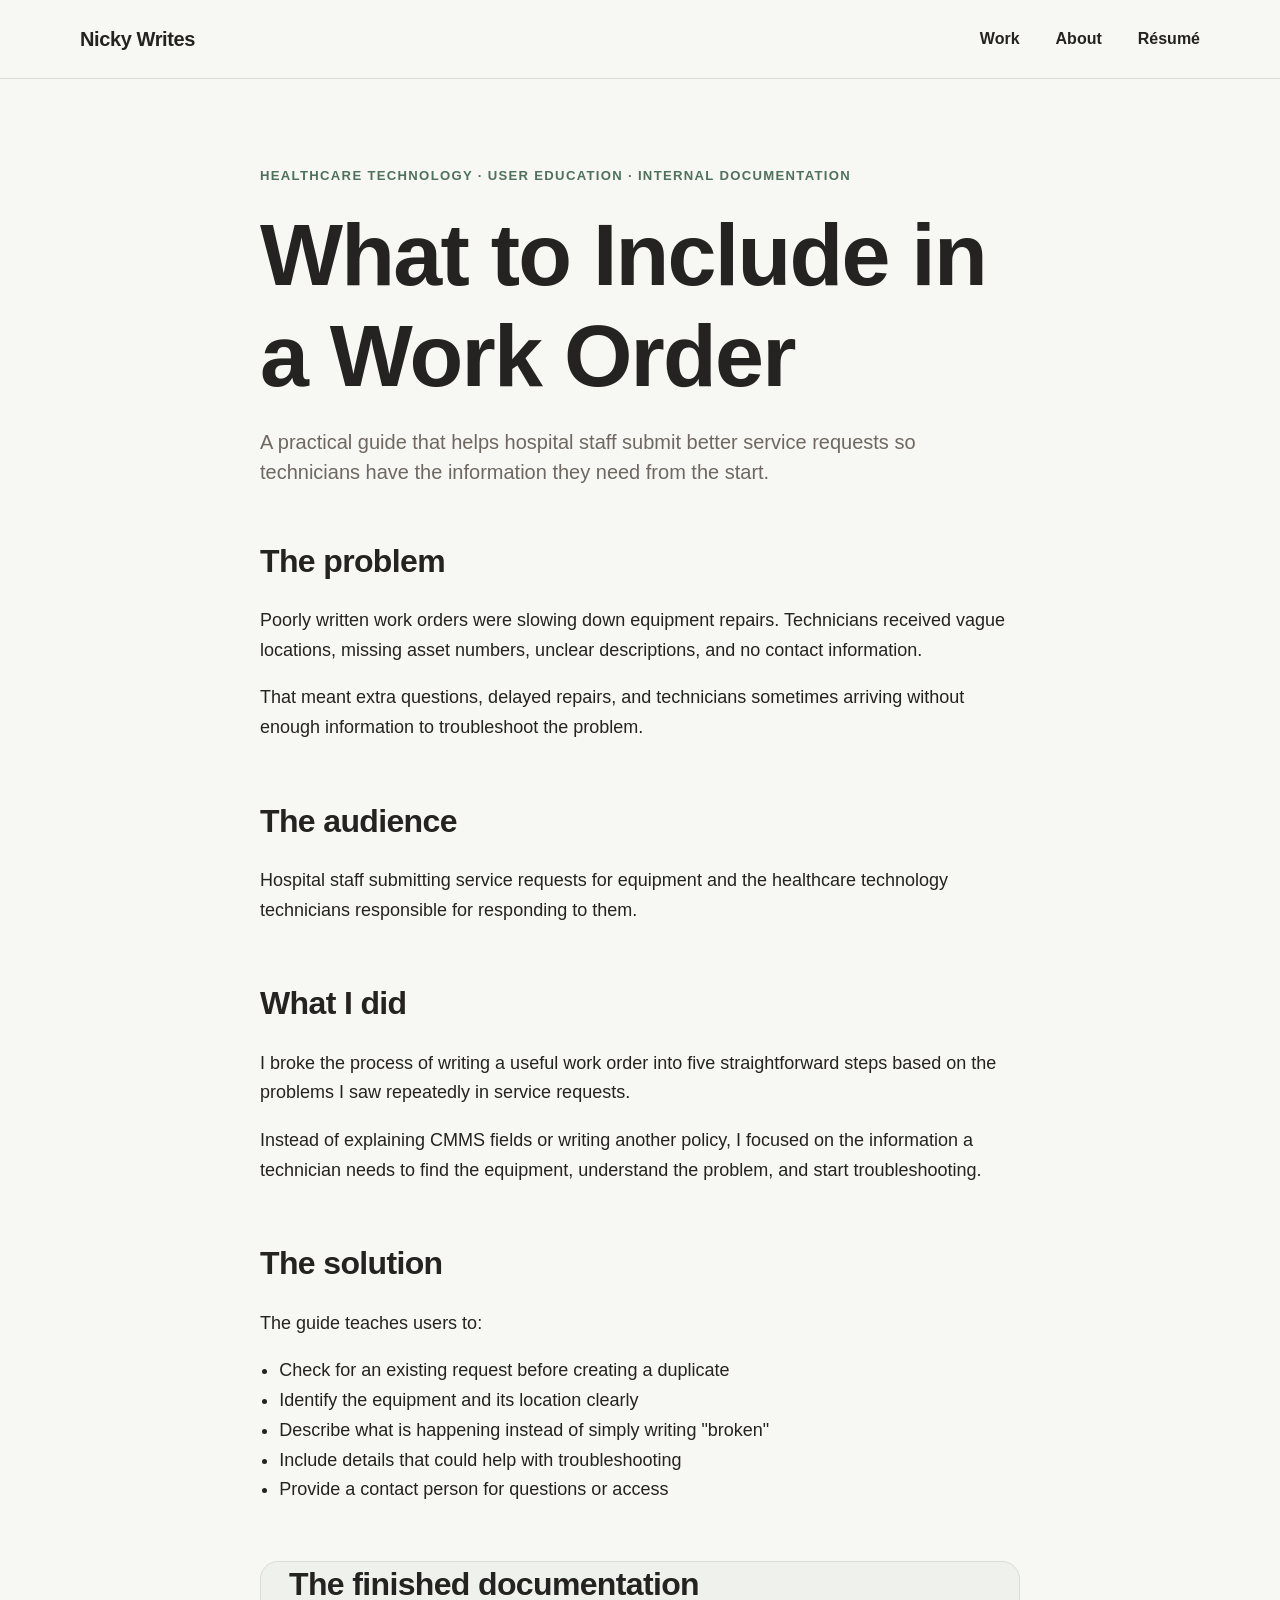
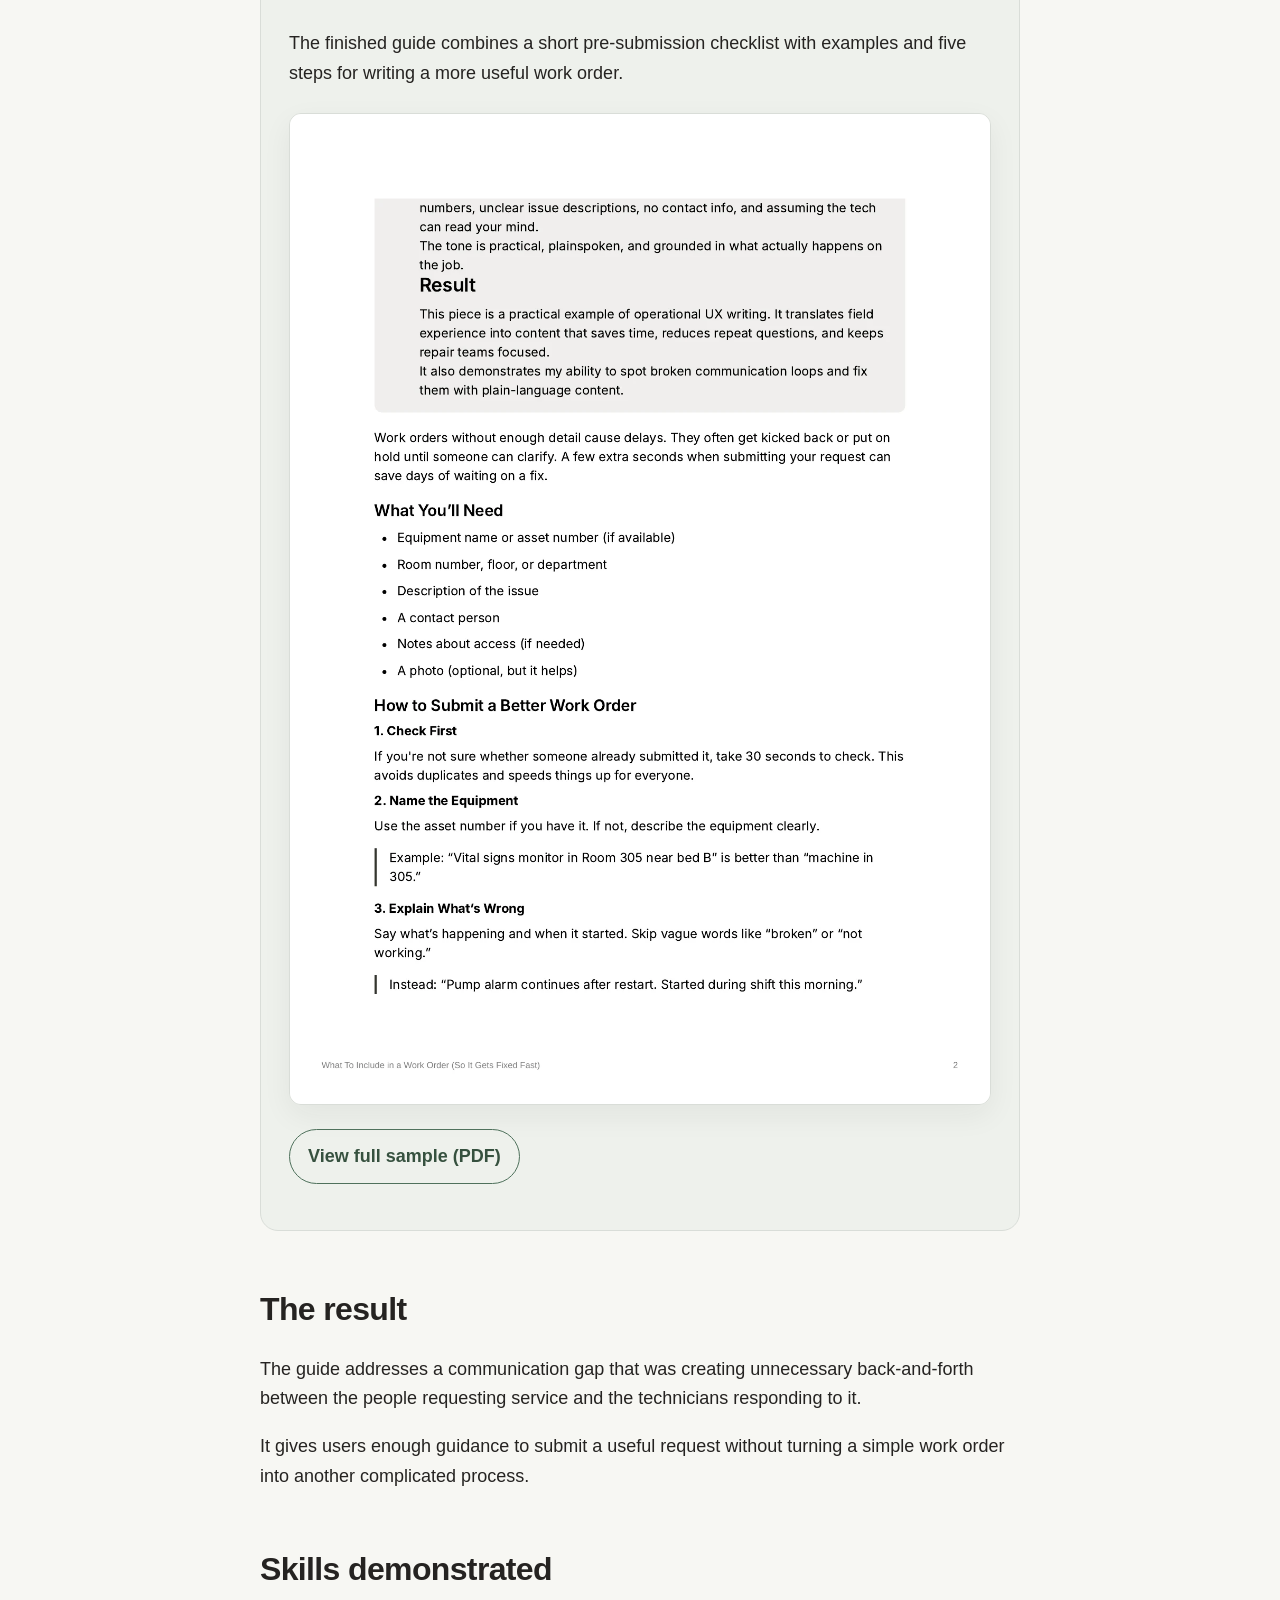
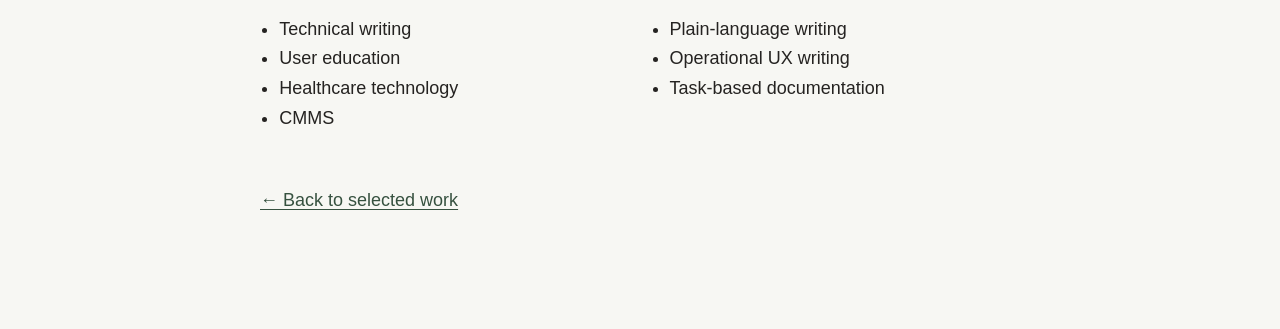
<file: projects/work-orders.html>
<!DOCTYPE html>
<html lang="en">

<head>
    <meta charset="UTF-8">
    <meta name="viewport" content="width=device-width, initial-scale=1.0">
    <title>Writing Better Work Orders | Nicky Writes</title>
    <link rel="stylesheet" href="../assets/css/style.css">
</head>

<body>

    <header class="site-header">
        <div class="site-header-inner">

            <a class="site-name" href="../index.html">
                Nicky Writes
            </a>

            <nav class="site-nav" aria-label="Primary navigation">
                <a href="../work.html">Work</a>
                <a href="../about.html">About</a>
                <a href="../resume.html">Résumé</a>
            </nav>

        </div>
    </header>

    <main class="project-page">

        <p class="eyebrow">
            Healthcare Technology · User Education · Internal Documentation
        </p>

        <h1>What to Include in a Work Order</h1>

        <p class="project-intro">
            A practical guide that helps hospital staff submit better service
            requests so technicians have the information they need from the start.
        </p>

        <section>
            <h2>The problem</h2>

            <p>
                Poorly written work orders were slowing down equipment repairs.
                Technicians received vague locations, missing asset numbers,
                unclear descriptions, and no contact information.
            </p>

            <p>
                That meant extra questions, delayed repairs, and technicians
                sometimes arriving without enough information to troubleshoot
                the problem.
            </p>
        </section>

        <section>
            <h2>The audience</h2>

            <p>
                Hospital staff submitting service requests for equipment and
                the healthcare technology technicians responsible for responding
                to them.
            </p>
        </section>

        <section>
            <h2>What I did</h2>

            <p>
                I broke the process of writing a useful work order into five
                straightforward steps based on the problems I saw repeatedly
                in service requests.
            </p>

            <p>
                Instead of explaining CMMS fields or writing another policy,
                I focused on the information a technician needs to find the
                equipment, understand the problem, and start troubleshooting.
            </p>
        </section>

        <section>
            <h2>The solution</h2>

            <p>
                The guide teaches users to:
            </p>

            <ul>
                <li>Check for an existing request before creating a duplicate</li>
                <li>Identify the equipment and its location clearly</li>
                <li>Describe what is happening instead of simply writing "broken"</li>
                <li>Include details that could help with troubleshooting</li>
                <li>Provide a contact person for questions or access</li>
            </ul>
        </section>

        <section class="artifact">
            <h2>The finished documentation</h2>

            <p>
                The finished guide combines a short pre-submission checklist
                with examples and five steps for writing a more useful work order.
            </p>

            <a class="artifact-preview" href="../assets/documents/work-orders.pdf" target="_blank">
                <img src="../assets/images/work-orders-preview.webp"
                    alt="Preview of the work order documentation guide">
            </a>

            <p>
                <a class="button" href="../assets/documents/work-orders.pdf" target="_blank">
                    View full sample (PDF)
                </a>
            </p>
        </section>

        <section>
            <h2>The result</h2>

            <p>
                The guide addresses a communication gap that was creating
                unnecessary back-and-forth between the people requesting
                service and the technicians responding to it.
            </p>

            <p>
                It gives users enough guidance to submit a useful request
                without turning a simple work order into another complicated
                process.
            </p>
        </section>

        <section>
            <h2>Skills demonstrated</h2>

            <ul class="skill-list">
                <li>Technical writing</li>
                <li>User education</li>
                <li>Healthcare technology</li>
                <li>CMMS</li>
                <li>Plain-language writing</li>
                <li>Operational UX writing</li>
                <li>Task-based documentation</li>
            </ul>
        </section>

        <p class="back-link">
            <a href="../work.html">← Back to selected work</a>
        </p>

    </main>

</body>

</html>
</file>
<file: assets/css/style.css>
:root {
  --bg: #f7f7f3;
  --surface: #ffffff;
  --text: #252321;
  --muted: #6f6861;
  --green: #4f715c;
  --green-dark: #36513f;
  --line: #d9ddd8;
  --soft: #eef1ec;

  --max-width: 1120px;
  --content-width: 760px;
  --radius: 18px;
  --shadow: 0 10px 30px rgba(37, 35, 33, 0.06);
}

* {
  box-sizing: border-box;
}

html {
  scroll-behavior: smooth;
}

body {
  margin: 0;
  background: var(--bg);
  color: var(--text);
  font-family: Arial, Helvetica, sans-serif;
  font-size: 18px;
  line-height: 1.65;
}

a {
  color: var(--green-dark);
  text-decoration-thickness: 1px;
  text-underline-offset: 3px;
}

a:hover {
  color: var(--green);
}


/* Header */

.site-header {
  border-bottom: 1px solid var(--line);
}

.site-header-inner {
  width: min(var(--max-width), calc(100% - 48px));
  margin: 0 auto;
  padding: 26px 0;

  display: flex;
  align-items: center;
}

.site-name {
  color: var(--text);
  font-size: 1.25rem;
  font-weight: 800;
  letter-spacing: -0.02em;
  line-height: 1;
  text-decoration: none;
  white-space: nowrap;
}

.site-name:hover {
  color: var(--green);
}

.site-nav {
  width: auto;
  max-width: none;
  margin: 0 0 0 auto;
  padding: 0;
  border: 0;

  display: flex;
  align-items: center;
  gap: 36px;
}

.site-nav a {
  color: var(--text);
  font-size: 1rem;
  font-weight: 700;
  text-decoration: none;
  white-space: nowrap;
}

.site-nav a:hover {
  color: var(--green);
}


/* Main layout */

main {
  width: min(var(--max-width), calc(100% - 48px));
  margin: 0 auto;
  padding: 72px 0 96px;
}

h1,
h2,
h3 {
  line-height: 1.15;
  letter-spacing: -0.02em;
}

h1 {
  margin: 0 0 20px;
  font-size: clamp(3rem, 7vw, 5.5rem);
  max-width: 900px;
}

h2 {
  margin-top: 0;
  font-size: 2rem;
}

h3 {
  font-size: 1.3rem;
}

p {
  max-width: 760px;
}


/* Hero */

.eyebrow {
  margin-bottom: 18px;
  color: var(--green);
  font-size: 0.82rem;
  font-weight: 700;
  letter-spacing: 0.1em;
  text-transform: uppercase;
}

.hero {
  padding: 72px 0 48px;
}

.hero-role {
  margin: 0 0 10px;
  color: var(--green);
  font-size: 1rem;
  font-weight: 700;
  text-transform: uppercase;
  letter-spacing: 0.08em;
}

.hero-intro {
  max-width: 720px;
  margin-bottom: 34px;
  color: var(--muted);
  font-size: clamp(1.2rem, 2vw, 1.5rem);
}


/* Buttons */

.button-group {
  display: flex;
  flex-wrap: wrap;
  gap: 12px;
}

.button {
  display: inline-block;
  padding: 12px 18px;
  border: 1px solid var(--green);
  border-radius: 999px;
  color: var(--green-dark);
  background: transparent;
  font-weight: 700;
  text-decoration: none;
}

.button:hover {
  background: var(--green);
  color: #fff;
}

.button-primary {
  background: var(--green);
  color: #fff;
}

.button-primary:hover {
  background: var(--green-dark);
}


/* Sections */

.section-heading {
  margin-bottom: 28px;
}

.section-intro,
.project-intro,
.about-intro,
.resume-intro {
  color: var(--muted);
  font-size: 1.25rem;
  line-height: 1.5;
}


/* Project cards */

.project-grid {
  display: grid;
  grid-template-columns: repeat(2, minmax(0, 1fr));
  gap: 22px;
  margin-top: 36px;
}

.project-card {
  padding: 28px;
  background: var(--surface);
  border: 1px solid var(--line);
  border-radius: var(--radius);
  box-shadow: var(--shadow);

  transition:
    transform 0.18s ease,
    box-shadow 0.18s ease,
    border-color 0.18s ease;
}

.project-card:hover {
  transform: translateY(-4px);
  border-color: #bdc8bf;
  box-shadow: 0 16px 40px rgba(37, 35, 33, 0.09);
}

.project-card h2 {
  margin-bottom: 14px;
  font-size: 1.45rem;
}

.project-card p {
  color: var(--muted);
  font-size: 0.98rem;
}

.project-card a {
  font-weight: 700;
}

.project-card .eyebrow {
  margin: 0 0 12px;
  font-size: 0.72rem;
}


/* Interior pages */

.project-page,
.about-page,
.resume-page {
  max-width: var(--content-width);
}

.project-page section,
.resume-highlights {
  margin-top: 56px;
}

.project-page section+section {
  padding-top: 4px;
}

.project-page ul {
  padding-left: 1.2rem;
}

.skill-list {
  columns: 2;
  column-gap: 40px;
}


/* Portfolio artifact */

.artifact {
  padding: 28px;
  background: var(--soft);
  border: 1px solid var(--line);
  border-radius: var(--radius);
}

.artifact-preview {
  display: block;
  margin: 24px 0;
}

.artifact-preview img {
  display: block;
  width: 100%;
  height: auto;
  border: 1px solid var(--line);
  border-radius: 12px;
  box-shadow: var(--shadow);
}

.back-link,
.page-cta {
  margin-top: 52px;
}

.work-page h1 {
  max-width: 800px;
  font-size: clamp(2.75rem, 5vw, 4.25rem);
}

.work-page .section-heading {
  margin-bottom: 42px;
}


/* Mobile */

@media (max-width: 760px) {
  body {
    font-size: 17px;
  }

  .site-header-inner {
    width: min(100% - 32px, var(--max-width));
    padding: 20px 0;
  }

  .site-name {
    font-size: 1.05rem;
  }

  .site-nav {
    gap: 14px;
  }

  .site-nav a {
    font-size: 0.85rem;
  }

  .hero h1 {
    font-size: clamp(2.7rem, 12vw, 3.4rem);
  }

  main {
    width: min(100% - 32px, var(--max-width));
    padding-top: 48px;
  }

  .project-page {
    font-size: 18px;
  }

  .project-grid {
    grid-template-columns: 1fr;
  }

  .skill-list {
    columns: 1;
  }

  .hero {
    padding-top: 48px;
  }
}
</file>
